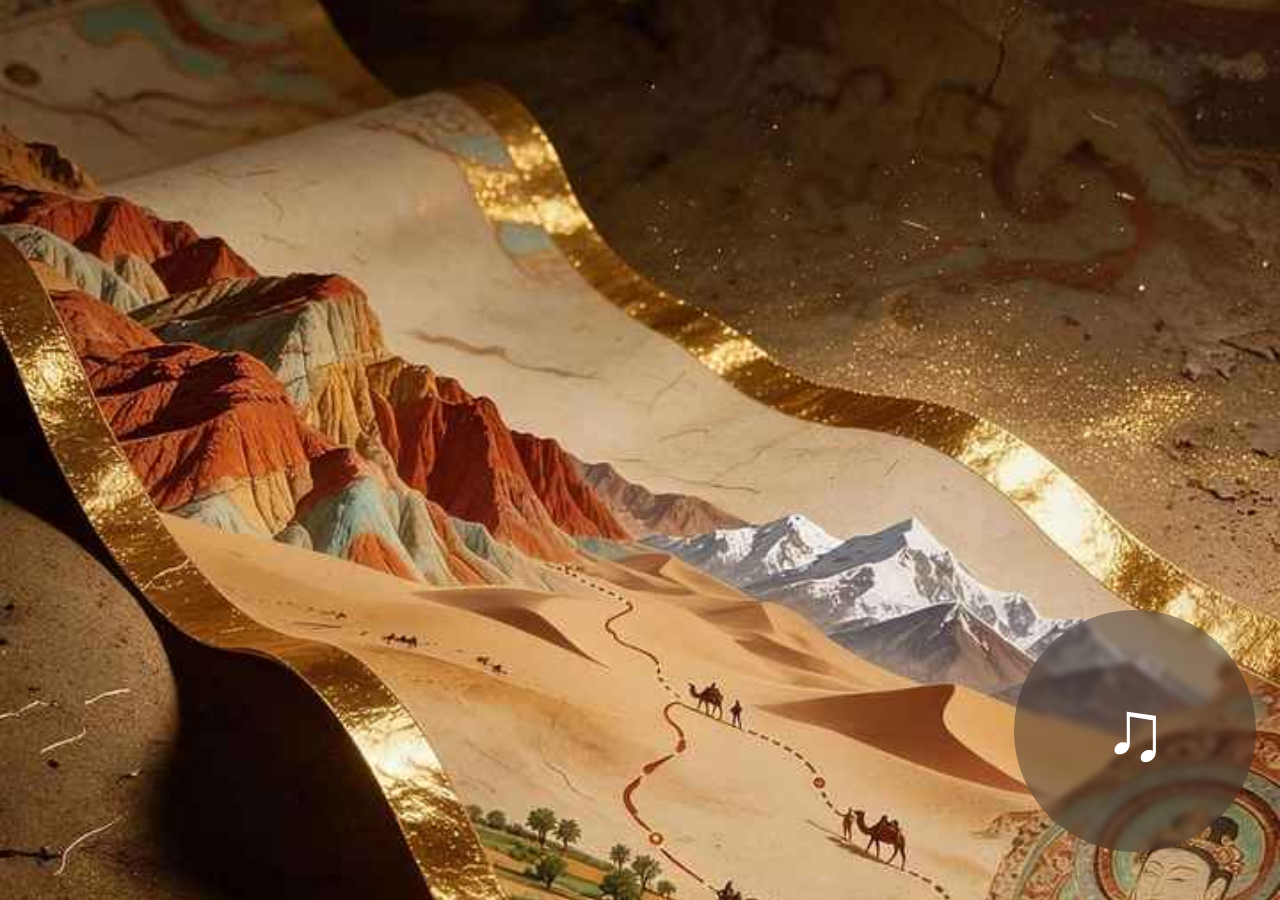
<file: index.html>
<!DOCTYPE html>
<html lang="zh-CN">
<head>
<meta charset="UTF-8">
<meta http-equiv="Cache-Control" content="no-cache, no-store, must-revalidate">
<meta http-equiv="Pragma" content="no-cache">
<meta name="viewport" content="width=device-width, initial-scale=1.0, maximum-scale=1.0, user-scalable=no, viewport-fit=cover">
<meta name="apple-mobile-web-app-capable" content="yes">
<meta http-equiv="Cache-Control" content="no-cache, no-store, must-revalidate">
<meta http-equiv="Pragma" content="no-cache">
<meta http-equiv="Expires" content="0">
<title>丝路拾遗·大美西北</title>
<link rel="preload" as="image" href="assets/cover.jpg?v=20261018m">
<link rel="preload" as="image" href="assets/bg-scene.jpg?v=20261018m">
<link rel="stylesheet" href="style.css?v=20261020">
</head>
<body>

<div id="stage">
  <div id="screens">

    <!-- ============ 章节1 封面：第二张图整图铺满，不加装饰 ============ -->
    <section class="screen cover" id="screen-cover">
      <img class="cover-full" src="assets/cover.jpg?v=20261018m" fetchpriority="high" alt="丝路拾遗·大美西北">
    </section>

    <!-- ============ 章节2 引言 ============ -->
    <section class="screen intro" id="screen-intro">
      <img class="intro-bg-img" src="assets/bg-scene.jpg?v=20261018m" data-src="assets/bg-scene.jpg?v=20261018m" alt="大美西北">
      <div class="intro-inner">
        <div class="tag-gold ani">西北 = 陕 · 甘 · 宁 · 新 · 青</div>
        <div class="big-number ani" data-delay="1"><span id="countNum">0</span><em>项</em></div>
        <div class="big-label ani" data-delay="2">西北五省国家级非遗代表性项目</div>
        <div class="src-note ani" data-delay="3">数据来源：文化和旅游部（2026）</div>
        <div class="province-chips ani" data-delay="4" id="provinceChips"></div>
        <p class="intro-text ani" data-delay="6">丝绸之路从这里穿过，花儿与木卡姆在这里唱响。<br>非遗，是西北最生动的旅行向导。</p>
        <div class="scroll-hint ani" data-delay="8">继续下滑 · 开启丝路之旅</div>
      </div>
    </section>

    <!-- ============ 章节3 地图总览 ============ -->
    <section class="screen map-screen" id="screen-map">
      <h2 class="map-title ani">跟着非遗，一起出发</h2>
      <div class="map-entries ani" data-delay="2" id="mapEntries"></div>
      <div class="map-hint ani" data-delay="5">点亮五道光，遇见西北非遗</div>
    </section>

    <!-- ============ 章节4-8 五省叙事长页（JS 渲染） ============ -->
    <section class="screen province" id="province-shannxi" data-province="shannxi"></section>
    <section class="screen province" id="province-gansu" data-province="gansu"></section>
    <section class="screen province" id="province-ningxia" data-province="ningxia"></section>
    <section class="screen province" id="province-xinjiang" data-province="xinjiang"></section>
    <section class="screen province" id="province-qinghai" data-province="qinghai"></section>

    <!-- ============ 章节9 非遗分类馆 ============ -->
    <section class="screen museum" id="screen-museum">
      <h2 class="museum-title ani">非遗分类馆</h2>
      <div class="cat-tabs ani" data-delay="1" id="catTabs"></div>
      <div class="cat-list ani" data-delay="3" id="catList"></div>
    </section>

    <!-- ============ 章节10 非遗文旅线路 ============ -->
    <section class="screen routes" id="screen-routes">
      <h2 class="routes-title ani">跟着非遗出发</h2>
      <div class="route-list ani" data-delay="2" id="routeList"></div>
    </section>

    <!-- ============ 章节11 传承与守护 ============ -->
    <section class="screen guard" id="screen-guard">
      <div class="guard-inner">
        <h2 class="guard-title ani">传承，是最好的旅行</h2>
        <p class="guard-quote ani" data-delay="3">非遗不是博物馆里的标本，<br>而是西北大地上仍然活着的生活。<br>保护非遗，就是保护我们出发的理由。</p>
        <p class="guard-call ani" data-delay="6">把这份西北记忆，分享给下一个同行者。</p>
        <div class="guard-line ani" data-delay="8"></div>
        <div class="guard-team ani" data-delay="9">团队名：汇思小组<br>成员：白惠茹（组长）、王嘉慧、马巧铃、石思瑀、解项瑜<br>指导教师：敖慧<br>日期：2026年10月</div>
        </section>

    <!-- ============ 章节12 分享 ============ -->
    <section class="screen share" id="screen-share">
      <h2 class="share-title ani">一起出发吧</h2>
      <div class="poster-wrap ani" data-delay="2">
        <div class="poster" id="poster">
          <canvas id="posterCanvas" width="600" height="1000"></canvas>
        </div>
      </div>
      <div class="share-btns ani" data-delay="4">
        <button class="btn-primary" id="savePosterBtn">保存海报</button>
        <button class="btn-secondary" id="shareBtn">转发好友</button>
      </div>
      <div class="share-thanks" id="shareThanks">谢谢你，让更多人看见西北。</div>
    </section>

  </div>
</div>

<!-- 首页按钮：滚过开头后常驻 -->
<div class="home-btn hidden" id="homeBtn">首页</div>
<!-- 返回地图目录：省份篇章可见时显示 -->
<div class="back-map hidden" id="backMap">目录</div>
<!-- 省份篇章进度指示 -->
<div class="progress-dots hidden" id="progressDots"></div>
<!-- 背景音乐开关：常驻右下角 -->
<button class="bgm-btn" id="bgmBtn" aria-label="背景音乐开关">♫</button>

<!-- 轻提示 -->
<div class="toast" id="toast"></div>

<script src="app.js?v=20261020"></script>
</body>
</html>
</file>
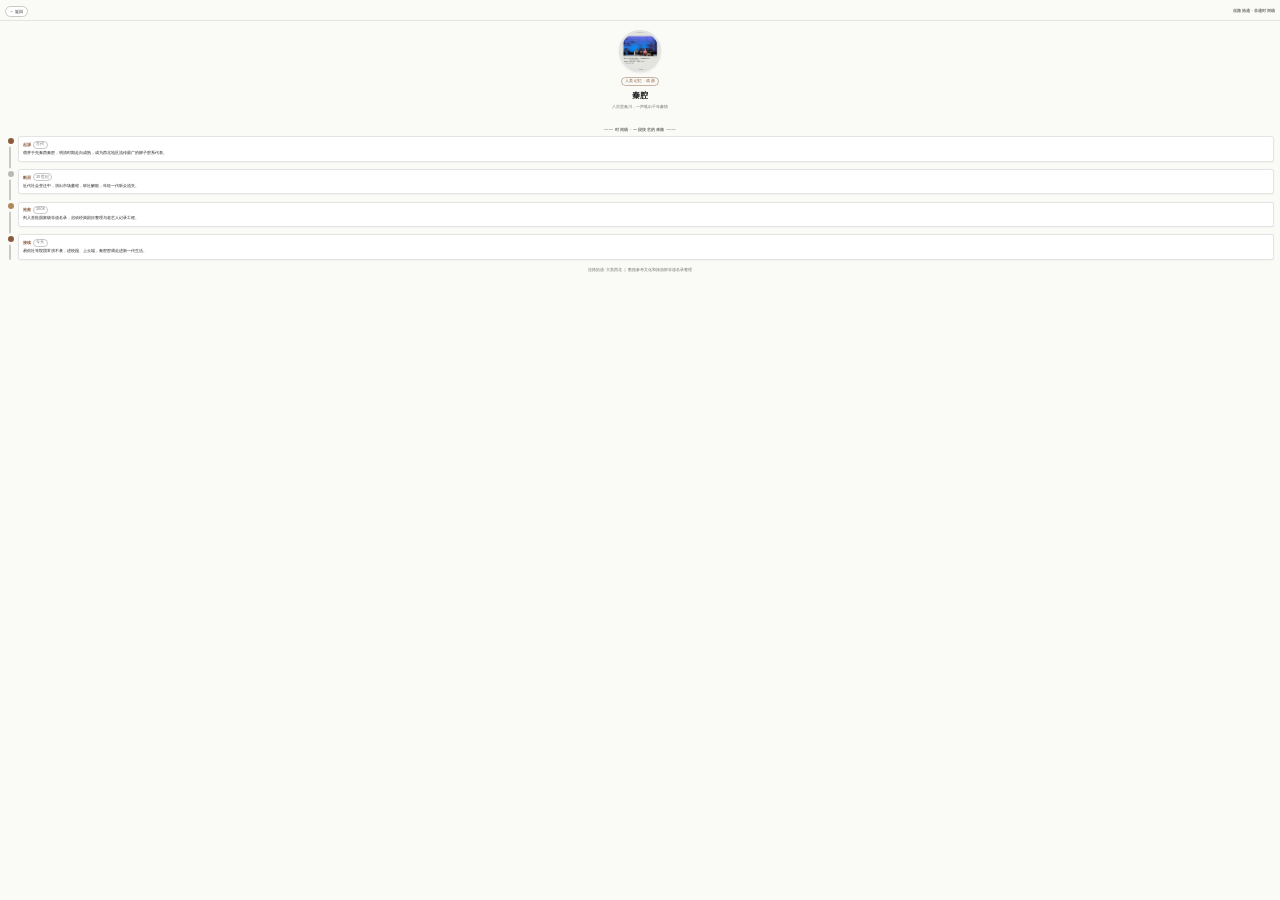
<file: detail.html>
<!DOCTYPE html>
<html lang="zh-CN">
<head>
<meta charset="UTF-8">
<meta name="viewport" content="width=device-width, initial-scale=1.0, maximum-scale=1.0, user-scalable=no, viewport-fit=cover">
<meta name="apple-mobile-web-app-capable" content="yes">
<title>非遗时间线 · 丝路拾遗</title>
<style>
:root{
  --ink:#1A1B1C;--sub:#6B6B6B;--line:#C9C9C9;--line-d:#E3E3E3;
  --bg:#FAFAF7;--card:#FFFFFF;--accent:#8A5A3B;--accent-2:#B0895A;
}
*{margin:0;padding:0;box-sizing:border-box;-webkit-tap-highlight-color:transparent;}
html,body{height:100%;}
body{
  background:var(--bg);color:var(--ink);
  font-family:"PingFang SC","Microsoft YaHei",sans-serif;
  font-size:.3rem;line-height:1.6;
}
/* —— 顶栏 —— */
.topbar{
  position:fixed;top:0;left:0;right:0;z-index:20;
  display:flex;align-items:center;justify-content:space-between;
  padding:calc(.4rem + env(safe-area-inset-top)) .3rem .22rem;
  background:rgba(250,250,247,.94);backdrop-filter:blur(6px);
  border-bottom:1px solid var(--line-d);
}
.back-btn{
  border:1px solid var(--line);background:#fff;color:var(--ink);
  font-size:.26rem;padding:.1rem .24rem;border-radius:999px;cursor:pointer;
}
.brand{font-size:.24rem;color:var(--sub);letter-spacing:.06em;font-weight:600;}
/* —— 头部 —— */
.detail-head{
  padding:calc(1.9rem + env(safe-area-inset-top)) .4rem .5rem;
  text-align:center;
}
.detail-img{
  width:2.6rem;height:2.6rem;margin:0 auto .3rem;border-radius:50%;
  background:#EFEFEA center/cover no-repeat;
  border:2px solid var(--line-d);box-shadow:0 .06rem .16rem rgba(0,0,0,.08);
}
.detail-tag{
  display:inline-block;font-size:.22rem;color:var(--accent);
  border:1px solid rgba(138,90,59,.45);border-radius:999px;
  padding:.03rem .18rem;margin-bottom:.18rem;letter-spacing:.1em;
}
.detail-title{font-size:.52rem;font-weight:700;letter-spacing:.04em;}
.detail-sub{font-size:.26rem;color:var(--sub);margin-top:.12rem;}
/* —— 时间线 —— */
.tl-wrap{padding:.2rem .4rem 1.2rem;}
.tl-stage-title{
  font-size:.26rem;color:var(--sub);text-align:center;margin:.3rem 0 .2rem;
  letter-spacing:.12em;font-weight:600;
}
.tl{
  position:relative;padding-left:.5rem;
}
.tl::before{
  content:"";position:absolute;left:.14rem;top:.1rem;bottom:.1rem;
  width:2px;background:var(--line);border-radius:2px;
}
.tl-item{position:relative;padding:0 0 .44rem .2rem;}
.tl-item:last-child{padding-bottom:.1rem;}
.tl-dot{
  position:absolute;left:-.42rem;top:.1rem;width:.3rem;height:.3rem;border-radius:50%;
  background:#fff;border:3px solid var(--accent-2);
  box-shadow:0 0 0 3px var(--bg);
}
.tl-item.past .tl-dot{border-color:var(--accent);}
.tl-item.gap .tl-dot{border-color:#B8B8B8;}
.tl-item.live .tl-dot{background:var(--accent);border-color:var(--accent);}
.tl-card{
  background:var(--card);border:1px solid var(--line-d);border-radius:.16rem;
  padding:.22rem .26rem .26rem;
  box-shadow:0 .03rem .1rem rgba(0,0,0,.05);
}
.tl-era{
  display:flex;align-items:center;gap:.14rem;margin-bottom:.08rem;
}
.tl-era b{
  font-size:.28rem;color:var(--accent);font-weight:700;white-space:nowrap;
}
.tl-era span{
  font-size:.22rem;color:var(--sub);letter-spacing:.06em;
  border:1px solid var(--line);border-radius:999px;padding:.01rem .14rem;
}
.tl-card p{font-size:.26rem;color:var(--ink);}
.tl-foot{
  text-align:center;color:var(--sub);font-size:.22rem;
  padding:.4rem .4rem calc(.9rem + env(safe-area-inset-bottom));
}
</style>
</head>
<body>

<div class="topbar">
  <button class="back-btn" id="backBtn">← 返回</button>
  <span class="brand">丝路拾遗 · 非遗时间线</span>
</div>

<div id="detailRoot"></div>

<script>
/* —— 非遗时间线数据（阶段：过去/断层/抢救/接续/未来） —— */
var TIMELINES = [
{
  key:'秦腔', img:'assets/item-qinqiang.jpg', tag:'人类记忆 · 戏曲',
  title:'秦腔', sub:'八百里秦川，一声吼出千年豪情',
  stages:[
    {cls:'past', era:'起源', badge:'古代', text:'萌芽于先秦西秦腔，明清时期走向成熟，成为西北地区流传最广的梆子腔系代表。'},
    {cls:'gap', era:'断层', badge:'20世纪', text:'近代社会变迁中，演出市场萎缩，班社解散，年轻一代听众流失。'},
    {cls:'save', era:'抢救', badge:'2006', text:'列入首批国家级非遗名录，启动经典剧目整理与老艺人记录工程。'},
    {cls:'live', era:'接续', badge:'今天', text:'易俗社等院团常演不衰，进校园、上云端，秦腔腔调走进新一代生活。'}
  ]
},
{
  key:'华阴老腔', img:'assets/item-huayin.jpg', tag:'国家级非遗 · 戏曲',
  title:'华阴老腔', sub:'黄土地上的摇滚，一人唱满台吼',
  stages:[
    {cls:'past', era:'起源', badge:'明代', text:'源自陕西华阴船工号子与皮影说唱，以惊木击凳、粗犷嘶吼著称。'},
    {cls:'gap', era:'断层', badge:'20世纪', text:'皮影戏衰落，老腔艺人年迈，班社锐减，一度濒临失传。'},
    {cls:'save', era:'抢救', badge:'2006', text:'列入首批国家级非遗名录，老腔艺人进京展演，被媒体誉为"华阴老腔一声喊"。'},
    {cls:'live', era:'接续', badge:'今天', text:'与流行音乐跨界合作登上春晚，老腔成为陕西文旅的招牌声音。'}
  ]
},
{
  key:'安塞腰鼓', img:'assets/item-ansai.jpg', tag:'国家级非遗 · 传统舞蹈',
  title:'安塞腰鼓', sub:'黄土高原上的生命律动',
  stages:[
    {cls:'past', era:'起源', badge:'古代', text:'源于古代战鼓与祭祀鼓乐，延安安塞一带世代相传，逢节庆千人齐擂。'},
    {cls:'gap', era:'断层', badge:'20世纪', text:'农村人口外流，年轻鼓手减少，民俗场合萎缩。'},
    {cls:'save', era:'抢救', badge:'2006', text:'列入首批国家级非遗名录，安塞建立腰鼓传承基地与校园教学体系。'},
    {cls:'live', era:'接续', badge:'今天', text:'安塞腰鼓登上大型演出与影视舞台，成为陕北精神的文化名片。'}
  ]
},
{
  key:'花儿', img:'assets/item-huaer.jpg', tag:'人类非遗 · 传统音乐',
  title:'花儿', sub:'高腔亮嗓，唱的是爱情与山河',
  stages:[
    {cls:'past', era:'起源', badge:'明清', text:'流传于甘青宁新等地的山歌，多在田间庙会即兴对唱，词句即景生情。'},
    {cls:'gap', era:'断层', badge:'20世纪', text:'民俗歌会一度式微，年轻歌手中断传唱，传统曲令面临失传。'},
    {cls:'save', era:'抢救', badge:'2009', text:'甘肃花儿等列入人类非遗名录，各地恢复六月六等大型花儿会。'},
    {cls:'live', era:'接续', badge:'今天', text:'花儿会年年唱响，歌手与学者合力记录曲令，山歌重新走进日常。'}
  ]
},
{
  key:'兰州太平鼓', img:'assets/item-taipinggu.jpg', tag:'国家级非遗 · 传统舞蹈',
  title:'兰州太平鼓', sub:'鼓声如雷，祈求天下太平',
  stages:[
    {cls:'past', era:'起源', badge:'明代', text:'源自古代军中鼓乐与民间社火，兰州人春节擂鼓祈福，鼓阵多达百面。'},
    {cls:'gap', era:'断层', badge:'20世纪', text:'城市变迁中社火活动减少，鼓手队伍老龄化。'},
    {cls:'save', era:'抢救', badge:'2006', text:'列入首批国家级非遗名录，兰州成立太平鼓表演团与传习所。'},
    {cls:'live', era:'接续', badge:'今天', text:'太平鼓在节庆、运动会与文旅演出中常演，鼓点响彻黄河两岸。'}
  ]
},
{
  key:'环县道情皮影戏', img:'assets/item-piying.jpg', tag:'人类非遗 · 传统戏剧',
  title:'环县道情皮影戏', sub:'牛皮刻影，灯下说戏',
  stages:[
    {cls:'past', era:'起源', badge:'清代', text:'道情说唱与皮影结合，形成于陇东环县，影人雕刻精细，唱腔苍凉悠远。'},
    {cls:'gap', era:'断层', badge:'20世纪', text:'电视普及冲击，戏班解散，皮影老艺人相继离世。'},
    {cls:'save', era:'抢救', badge:'2011', text:'作为中国皮影戏组成部分列入人类非遗名录，抢救性记录传统剧本与唱腔。'},
    {cls:'live', era:'接续', badge:'今天', text:'环县皮影进校园进景区，年轻艺人重刻影人，老腔调有了新听众。'}
  ]
},
{
  key:'回族民间器乐·口弦', img:'assets/item-kouxian.jpg', tag:'国家级非遗 · 传统音乐',
  title:'回族民间器乐 · 口弦', sub:'会说话的小乐器，弹在唇齿间',
  stages:[
    {cls:'past', era:'起源', badge:'古代', text:'竹、铁口弦是回族传统"嘴上乐器"，姑娘们含弦弹拨，以声传情，婚俗中尤盛。'},
    {cls:'gap', era:'断层', badge:'20世纪', text:'生活方式改变，口弦制作与弹奏技艺在年轻一代中渐趋失传。'},
    {cls:'save', era:'抢救', badge:'2008', text:'回族民间器乐列入国家级非遗名录，宁夏建立口弦传习所与校园课程。'},
    {cls:'live', era:'接续', badge:'今天', text:'口弦登上舞台、走进课堂，新一代传承人让弦声重新响在塞上江南。'}
  ]
},
{
  key:'贺兰砚制作技艺', img:'assets/item-heilanyan.jpg', tag:'国家级非遗 · 传统技艺',
  title:'贺兰砚制作技艺', sub:'色如端石微深紫，纹似金星细入肌',
  stages:[
    {cls:'past', era:'起源', badge:'清代', text:'贺兰山石温润易雕，清代起开采制砚，成为西北文房珍品。'},
    {cls:'gap', era:'断层', badge:'20世纪', text:'砚台需求式微，老砚工转行，制作技艺后继乏人。'},
    {cls:'save', era:'抢救', badge:'2011', text:'贺兰砚制作技艺列入国家级非遗名录，建工作室培养年轻砚工。'},
    {cls:'live', era:'接续', badge:'今天', text:'贺兰砚走向文博会与文创市场，传统雕刻与当代审美结合。'}
  ]
},
{
  key:'热贡艺术·唐卡', img:'assets/item-tangka.jpg', tag:'人类非遗 · 传统美术',
  title:'热贡艺术 · 唐卡', sub:'一笔一画皆是信仰',
  stages:[
    {cls:'past', era:'起源', badge:'元明', text:'热贡地区藏传佛教艺术兴盛，唐卡绘制以矿物颜料、金线勾勒闻名。'},
    {cls:'gap', era:'断层', badge:'20世纪', text:'动荡年代寺院绘制中断，画师流散，技艺传承出现空档。'},
    {cls:'save', era:'抢救', badge:'2009', text:'热贡艺术列入人类非遗名录，恢复画院与师徒传承体系。'},
    {cls:'live', era:'接续', badge:'今天', text:'热贡唐卡走向世界展览，年轻画师在传承中创新题材。'}
  ]
},
{
  key:'格萨（斯）尔史诗', img:'assets/item-gesar.jpg', tag:'人类非遗 · 民间文学',
  title:'格萨（斯）尔史诗', sub:'世界上最长的英雄史诗',
  stages:[
    {cls:'past', era:'起源', badge:'千年', text:'藏族、蒙古族等民族口头传唱的英雄史诗，说唱艺人代代相传。'},
    {cls:'gap', era:'断层', badge:'20世纪', text:'老艺人相继离世，说唱传统面临失传，史诗记录零散。'},
    {cls:'save', era:'抢救', badge:'2009', text:'格萨（斯）尔列入人类非遗名录，启动大规模采录与数字化整理。'},
    {cls:'live', era:'接续', badge:'今天', text:'说唱艺人进入高校与舞台，史诗以书籍、音频、动画多形态延续。'}
  ]
},
{
  key:'湟源排灯', img:'assets/item-paindeng.jpg', tag:'国家级非遗 · 传统美术',
  title:'湟源排灯', sub:'年年元宵，排灯点亮老街',
  stages:[
    {cls:'past', era:'起源', badge:'清代', text:'青海湟源丹噶尔古城的商号灯会，一排排木框彩灯绘故事、题诗词。'},
    {cls:'gap', era:'断层', badge:'20世纪', text:'灯会停办多年，排灯制作艺人流失，老灯箱散落民间。'},
    {cls:'save', era:'抢救', badge:'2008', text:'湟源排灯列入国家级非遗名录，老街恢复元宵排灯展演。'},
    {cls:'live', era:'接续', badge:'今天', text:'排灯与旅游节结合，匠人新制灯箱，古城夜游重新点亮。'}
  ]
},
{
  key:'维吾尔木卡姆艺术', img:'assets/item-mukamu.jpg', tag:'人类非遗 · 传统音乐',
  title:'维吾尔木卡姆艺术', sub:'集歌、舞、乐于一体的丝路瑰宝',
  stages:[
    {cls:'past', era:'起源', badge:'千年', text:'源自西域乐舞传统，历经丝路交融，形成十二木卡姆等宏大套曲。'},
    {cls:'gap', era:'断层', badge:'20世纪', text:'艺人年迈、宫廷乐队散落，完整传唱木卡姆的民间乐手所剩无几。'},
    {cls:'save', era:'抢救', badge:'2005', text:'列入人类非遗名录，成立木卡姆传承中心，抢救录音与乐谱。'},
    {cls:'live', era:'接续', badge:'今天', text:'木卡姆进入学校与艺术节，都塔尔、手鼓与歌喉重新在庭院响起。'}
  ]
},
{
  key:'艾德莱斯绸织染技艺', img:'assets/item-adelis.jpg', tag:'国家级非遗 · 传统技艺',
  title:'艾德莱斯绸织染技艺', sub:'布谷鸟的翅膀花，扎经染出沙漠彩虹',
  stages:[
    {cls:'past', era:'起源', badge:'古代', text:'和田地区扎经染色织造，图案如云似水，是维吾尔妇女的节日盛装。'},
    {cls:'gap', era:'断层', badge:'20世纪', text:'机制布冲击手工织染，老织户减少，传统图案流失。'},
    {cls:'save', era:'抢救', badge:'2008', text:'艾德莱斯绸织染技艺列入国家级非遗名录，恢复传统扎染工艺。'},
    {cls:'live', era:'接续', badge:'今天', text:'艾德莱斯走向时装周与文创设计，老织机织出新潮流。'}
  ]
},
{
  key:'麦西热甫', img:'assets/item-maxirefu.jpg', tag:'人类非遗 · 民俗',
  title:'麦西热甫', sub:'歌舞、游戏与美食的狂欢',
  stages:[
    {cls:'past', era:'起源', badge:'古代', text:'维吾尔族传统的民间聚会，歌舞、对诗、游戏、美食一体，婚庆节日常办。'},
    {cls:'gap', era:'断层', badge:'20世纪', text:'现代娱乐兴起，乡村麦西热甫次数减少，传统程式逐渐简化。'},
    {cls:'save', era:'抢救', badge:'2010', text:'新疆维吾尔族麦西热甫列入人类非遗名录，各地恢复节庆聚会。'},
    {cls:'live', era:'接续', badge:'今天', text:'麦西热甫活跃于庭院与景区，成为新疆最生动的待客方式。'}
  ]
}
];

/* —— 渲染 —— */
function init() {
  var key = decodeURIComponent((location.search.match(/[?&]key=([^&]+)/) || [])[1] || '秦腔');
  var d = null;
  for (var i = 0; i < TIMELINES.length; i++) if (TIMELINES[i].key === key) { d = TIMELINES[i]; break; }
  if (!d) d = TIMELINES[0];
  document.title = d.title + ' · 非遗时间线 · 丝路拾遗';
  var html =
    '<div class="detail-head">' +
      '<div class="detail-img" style="background-image:url(' + d.img + ')"></div>' +
      '<div class="detail-tag">' + d.tag + '</div>' +
      '<div class="detail-title">' + d.title + '</div>' +
      '<div class="detail-sub">' + d.sub + '</div>' +
    '</div>' +
    '<div class="tl-wrap">' +
      '<div class="tl-stage-title">—— 时间线 · 一段技艺的来路 ——</div>' +
      '<div class="tl">' +
        d.stages.map(function (s) {
          return '<div class="tl-item ' + s.cls + '">' +
            '<span class="tl-dot"></span>' +
            '<div class="tl-card">' +
              '<div class="tl-era"><b>' + s.era + '</b><span>' + s.badge + '</span></div>' +
              '<p>' + s.text + '</p>' +
            '</div></div>';
        }).join('') +
      '</div>' +
      '<div class="tl-foot">丝路拾遗 · 大美西北 ｜ 数据参考文化和旅游部非遗名录整理</div>' +
    '</div>';
  document.getElementById('detailRoot').innerHTML = html;
}
document.getElementById('backBtn').addEventListener('click', function () {
  if (history.length > 1) history.back(); else location.href = 'index.html';
});
init();
</script>
</body>
</html>
</file>
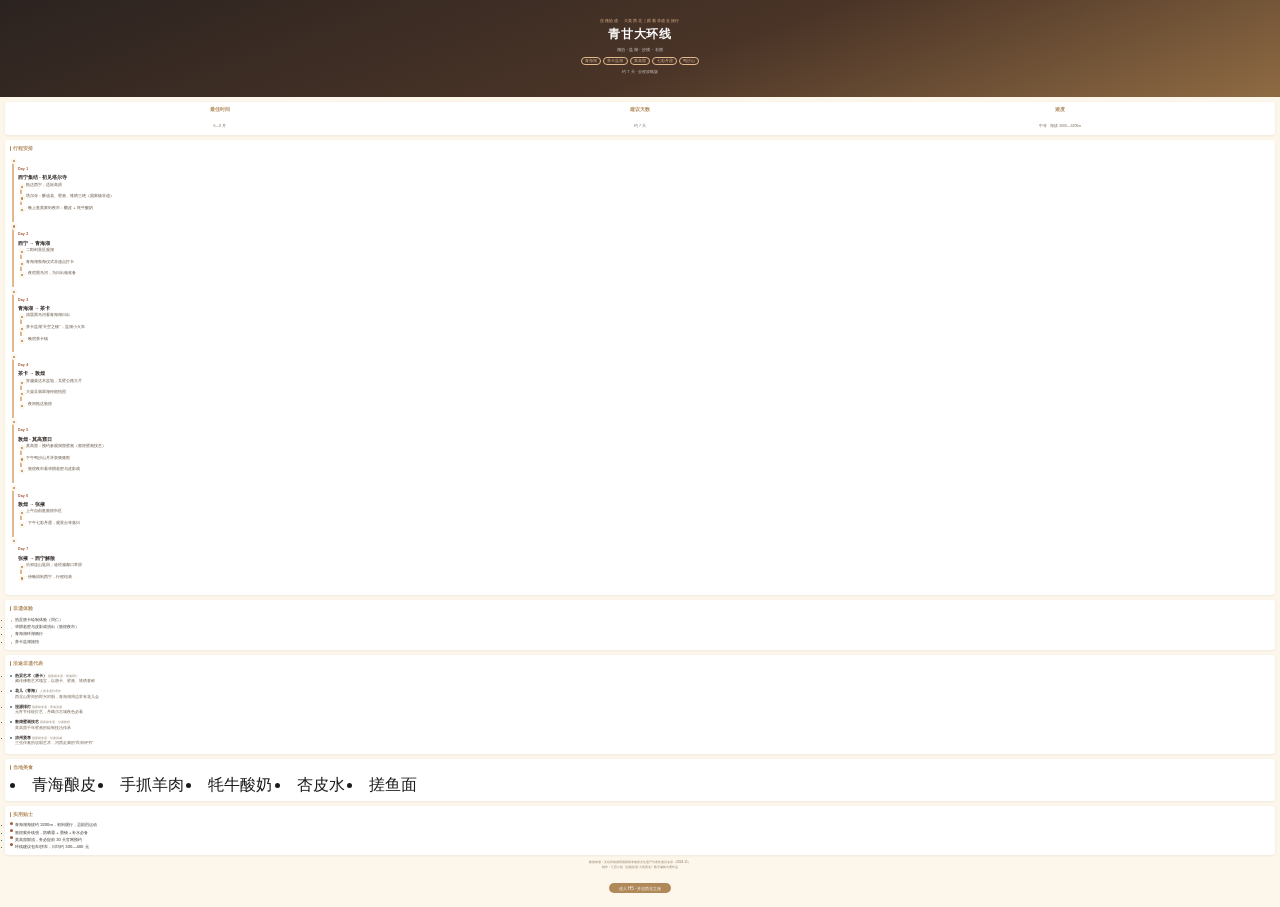
<file: route0.html>
<!DOCTYPE html>
<html lang="zh-CN">
<head>
<meta charset="UTF-8">
<meta name="viewport" content="width=device-width, initial-scale=1.0, maximum-scale=1.0, user-scalable=no">
<title>青甘大环线 · 旅游攻略 · 丝路拾遗</title>
<style>
*{margin:0;padding:0;box-sizing:border-box;}
body{background:#FDF6EA;font-family:"PingFang SC","Microsoft YaHei",sans-serif;color:#1A1B1C;padding-bottom:.8rem;}
.hero{background:linear-gradient(160deg,#2B2320 0%,#4A3427 55%,#8F6B43 100%);color:#fff;padding:1.2rem .5rem 1.4rem;text-align:center;position:relative;}
.hero .tag{font-size:.22rem;letter-spacing:.2em;color:#E1B98F;margin-bottom:.24rem;}
.hero h1{font-family:"STKaiti","KaiTi",serif;font-size:.74rem;letter-spacing:.08em;}
.hero .slogan{margin-top:.24rem;font-size:.28rem;color:rgba(255,255,255,.85);letter-spacing:.04em;}
.hero .badges{margin-top:.32rem;display:flex;justify-content:center;gap:.14rem;flex-wrap:wrap;}
.hero .badge{font-size:.22rem;color:#E1B98F;border:1px solid #E1B98F;border-radius:999px;padding:.05rem .2rem;}
.hero .meta{margin-top:.3rem;font-size:.24rem;color:rgba(255,255,255,.7);}
.info{background:#fff;margin:.3rem .3rem 0;border-radius:.2rem;padding:.28rem .3rem;box-shadow:0 .04rem .16rem rgba(43,35,32,.08);display:flex;justify-content:space-between;}
.info .cell{text-align:center;flex:1;}
.info .cell b{display:block;font-size:.3rem;color:#B0895A;margin-bottom:.06rem;}
.info .cell span{font-size:.22rem;color:#7A6A58;}
.card{background:#fff;margin:.3rem .3rem 0;border-radius:.2rem;padding:.32rem;box-shadow:0 .04rem .16rem rgba(43,35,32,.08);}
.card h2{font-size:.32rem;color:#B0895A;font-weight:700;margin-bottom:.24rem;display:flex;align-items:center;gap:.12rem;}
.card h2::before{content:"";width:.07rem;height:.32rem;background:#B0895A;border-radius:2px;}
.itinerary{list-style:none;}
.itinerary li{position:relative;padding-left:.5rem;padding-bottom:.3rem;}
.itinerary li:not(:last-child)::before{content:"";position:absolute;left:.11rem;top:.44rem;bottom:-.02rem;width:2px;background:#E1B98F;}
.itinerary li::after{content:"";position:absolute;left:.06rem;top:.12rem;width:.14rem;height:.14rem;background:#B0895A;border:2px solid #FDF6EA;border-radius:50%;}
.itinerary .d{font-size:.22rem;color:#A0522D;font-weight:700;letter-spacing:.06em;}
.itinerary .t{font-size:.3rem;color:#2B2320;font-weight:700;margin:.02rem 0 .08rem;}
.itinerary .p{font-size:.26rem;color:#5C4A3A;line-height:1.65;list-style:none;}
.itinerary .p li::before{content:"· ";color:#B0895A;}
.exp li{font-size:.27rem;line-height:1.7;color:#3A342F;padding-left:.32rem;position:relative;}
.exp li::before{content:"";position:absolute;left:.04rem;top:.28rem;width:.1rem;height:.1rem;background:#E1B98F;border-radius:50%;}
.heritage li{font-size:.26rem;line-height:1.55;color:#3A342F;padding:.1rem 0 .1rem .3rem;position:relative;}
.heritage li::before{content:"";position:absolute;left:.02rem;top:.24rem;width:.12rem;height:.12rem;background:#4A7C73;border-radius:50%;}
.heritage li b{color:#2B2320;font-size:.27rem;}
.heritage li small{color:#8A7A66;font-size:.2rem;margin-left:.08rem;}
.heritage li span{display:block;font-size:.23rem;color:#6E5C4A;}
.food{display:flex;flex-wrap:wrap;gap:.14rem;}
.food span{font-size:.26rem;background:#FDF6EA;border:1px solid #E1B98F;color:#5C4632;border-radius:999px;padding:.08rem .24rem;}
.tips li{font-size:.26rem;line-height:1.7;color:#3A342F;padding-left:.32rem;position:relative;}
.tips li::before{content:"!";position:absolute;left:0;top:.02rem;width:.22rem;height:.22rem;background:#A0522D;color:#fff;font-size:.18rem;border-radius:50%;text-align:center;line-height:.22rem;}
.note{font-size:.2rem;color:#8A7A66;text-align:center;margin:.34rem .3rem 0;line-height:1.6;}
.foot{text-align:center;margin-top:.34rem;}
.foot a{display:inline-block;background:#B0895A;color:#fff;text-decoration:none;font-size:.28rem;border-radius:999px;padding:.16rem .6rem;}
</style>
</head>
<body>
<div class="hero">
  <div class="tag">丝路拾遗 · 大美西北｜跟着非遗去旅行</div>
  <h1>青甘大环线</h1>
  <div class="slogan">湖泊 · 盐湖 · 沙漠 · 石窟</div>
  <div class="badges"><span class="badge">青海湖</span><span class="badge">茶卡盐湖</span><span class="badge">莫高窟</span><span class="badge">七彩丹霞</span><span class="badge">鸣沙山</span></div>
  <div class="meta">约 7 天 · 全程攻略版</div>
</div>

<div class="info">
  <div class="cell"><b>最佳时间</b><span>6—9 月</span></div>
  <div class="cell"><b>建议天数</b><span>约 7 天</span></div>
  <div class="cell"><b>难度</b><span>中等 · 海拔 2000—3200m</span></div>
</div>

<div class="card">
  <h2>行程安排</h2>
  <ul class="itinerary"><li><span class="d">Day 1</span><div class="t">西宁集结 · 初见塔尔寺</div><ul class="p"><li>抵达西宁，适应高原</li><li>塔尔寺：酥油花、壁画、堆绣三绝（国家级非遗）</li><li>晚上逛莫家街夜市：酿皮 + 牦牛酸奶</li></ul></li><li><span class="d">Day 2</span><div class="t">西宁 → 青海湖</div><ul class="p"><li>二郎剑景区观湖</li><li>青海湖祭海仪式非遗点打卡</li><li>夜宿黑马河，为日出做准备</li></ul></li><li><span class="d">Day 3</span><div class="t">青海湖 → 茶卡</div><ul class="p"><li>清晨黑马河看青海湖日出</li><li>茶卡盐湖“天空之镜”，盐湖小火车</li><li>晚宿茶卡镇</li></ul></li><li><span class="d">Day 4</span><div class="t">茶卡 → 敦煌</div><ul class="p"><li>穿越柴达木盆地，戈壁公路大片</li><li>大柴旦翡翠湖停留拍照</li><li>夜间抵达敦煌</li></ul></li><li><span class="d">Day 5</span><div class="t">敦煌 · 莫高窟日</div><ul class="p"><li>莫高窟：预约参观洞窟壁画（敦煌壁画技艺）</li><li>下午鸣沙山月牙泉骑骆驼</li><li>敦煌夜市看华阴老腔与皮影戏</li></ul></li><li><span class="d">Day 6</span><div class="t">敦煌 → 张掖</div><ul class="p"><li>上午自由逛敦煌市区</li><li>下午七彩丹霞，观景台等落日</li></ul></li><li><span class="d">Day 7</span><div class="t">张掖 → 西宁解散</div><ul class="p"><li>沿祁连山返回，途经扁都口草原</li><li>傍晚回到西宁，行程结束</li></ul></li></ul>
</div>

<div class="card">
  <h2>非遗体验</h2>
  <ul class="exp"><li>热贡唐卡绘制体验（同仁）</li><li>华阴老腔与皮影戏演出（敦煌夜市）</li><li>青海湖环湖骑行</li><li>茶卡盐湖旅拍</li></ul>
</div>

<div class="card">
  <h2>沿途非遗代表</h2>
  <ul class="heritage"><li><b>热贡艺术（唐卡）</b><small>国家级非遗 · 青海同仁</small><span>藏传佛教艺术瑰宝，以唐卡、壁画、堆绣著称</span></li><li><b>花儿（青海）</b><small>人类非遗代表作</small><span>西北山野间的即兴对唱，青海湖周边常有花儿会</span></li><li><b>湟源排灯</b><small>国家级非遗 · 青海湟源</small><span>元宵节传统灯艺，丹噶尔古城夜色必看</span></li><li><b>敦煌壁画技艺</b><small>国家级非遗 · 甘肃敦煌</small><span>莫高窟千年壁画的绘制技法传承</span></li><li><b>凉州贤孝</b><small>国家级非遗 · 甘肃武威</small><span>三弦伴奏的说唱艺术，河西走廊的“民间评书”</span></li></ul>
</div>

<div class="card">
  <h2>当地美食</h2>
  <div class="food"><li>青海酿皮</li><li>手抓羊肉</li><li>牦牛酸奶</li><li>杏皮水</li><li>搓鱼面</li></div>
</div>

<div class="card">
  <h2>实用贴士</h2>
  <ul class="tips"><li>青海湖海拔约 3200m，初到缓行，忌剧烈运动</li><li>敦煌紫外线强，防晒霜 + 墨镜 + 补水必备</li><li>莫高窟限流，务必提前 30 天官网预约</li><li>环线建议包车/拼车，日均约 300—400 元</li></ul>
</div>

<div class="note">数据来源：文化和旅游部国家级非物质文化遗产代表性项目名录（2024.11）<br>制作：汇思小组《丝路拾遗·大美西北》数字编辑大赛作品</div>

<div class="foot"><a href="https://silksilk-bhr.surge.sh">进入 H5 · 开启西北之旅</a></div>
</body>
</html>
</file>
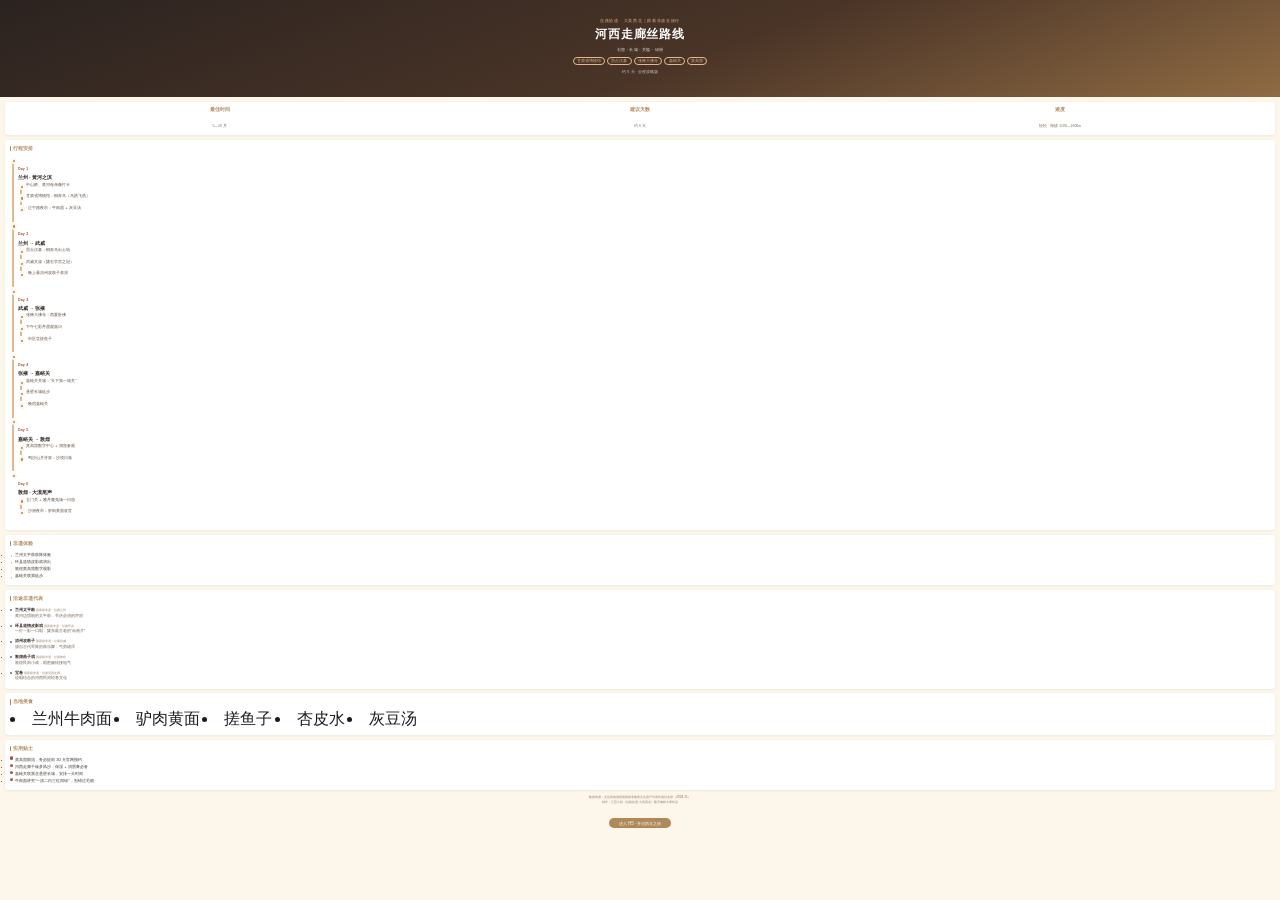
<file: route1.html>
<!DOCTYPE html>
<html lang="zh-CN">
<head>
<meta charset="UTF-8">
<meta name="viewport" content="width=device-width, initial-scale=1.0, maximum-scale=1.0, user-scalable=no">
<title>河西走廊丝路线 · 旅游攻略 · 丝路拾遗</title>
<style>
*{margin:0;padding:0;box-sizing:border-box;}
body{background:#FDF6EA;font-family:"PingFang SC","Microsoft YaHei",sans-serif;color:#1A1B1C;padding-bottom:.8rem;}
.hero{background:linear-gradient(160deg,#2B2320 0%,#4A3427 55%,#8F6B43 100%);color:#fff;padding:1.2rem .5rem 1.4rem;text-align:center;position:relative;}
.hero .tag{font-size:.22rem;letter-spacing:.2em;color:#E1B98F;margin-bottom:.24rem;}
.hero h1{font-family:"STKaiti","KaiTi",serif;font-size:.74rem;letter-spacing:.08em;}
.hero .slogan{margin-top:.24rem;font-size:.28rem;color:rgba(255,255,255,.85);letter-spacing:.04em;}
.hero .badges{margin-top:.32rem;display:flex;justify-content:center;gap:.14rem;flex-wrap:wrap;}
.hero .badge{font-size:.22rem;color:#E1B98F;border:1px solid #E1B98F;border-radius:999px;padding:.05rem .2rem;}
.hero .meta{margin-top:.3rem;font-size:.24rem;color:rgba(255,255,255,.7);}
.info{background:#fff;margin:.3rem .3rem 0;border-radius:.2rem;padding:.28rem .3rem;box-shadow:0 .04rem .16rem rgba(43,35,32,.08);display:flex;justify-content:space-between;}
.info .cell{text-align:center;flex:1;}
.info .cell b{display:block;font-size:.3rem;color:#B0895A;margin-bottom:.06rem;}
.info .cell span{font-size:.22rem;color:#7A6A58;}
.card{background:#fff;margin:.3rem .3rem 0;border-radius:.2rem;padding:.32rem;box-shadow:0 .04rem .16rem rgba(43,35,32,.08);}
.card h2{font-size:.32rem;color:#B0895A;font-weight:700;margin-bottom:.24rem;display:flex;align-items:center;gap:.12rem;}
.card h2::before{content:"";width:.07rem;height:.32rem;background:#B0895A;border-radius:2px;}
.itinerary{list-style:none;}
.itinerary li{position:relative;padding-left:.5rem;padding-bottom:.3rem;}
.itinerary li:not(:last-child)::before{content:"";position:absolute;left:.11rem;top:.44rem;bottom:-.02rem;width:2px;background:#E1B98F;}
.itinerary li::after{content:"";position:absolute;left:.06rem;top:.12rem;width:.14rem;height:.14rem;background:#B0895A;border:2px solid #FDF6EA;border-radius:50%;}
.itinerary .d{font-size:.22rem;color:#A0522D;font-weight:700;letter-spacing:.06em;}
.itinerary .t{font-size:.3rem;color:#2B2320;font-weight:700;margin:.02rem 0 .08rem;}
.itinerary .p{font-size:.26rem;color:#5C4A3A;line-height:1.65;list-style:none;}
.itinerary .p li::before{content:"· ";color:#B0895A;}
.exp li{font-size:.27rem;line-height:1.7;color:#3A342F;padding-left:.32rem;position:relative;}
.exp li::before{content:"";position:absolute;left:.04rem;top:.28rem;width:.1rem;height:.1rem;background:#E1B98F;border-radius:50%;}
.heritage li{font-size:.26rem;line-height:1.55;color:#3A342F;padding:.1rem 0 .1rem .3rem;position:relative;}
.heritage li::before{content:"";position:absolute;left:.02rem;top:.24rem;width:.12rem;height:.12rem;background:#4A7C73;border-radius:50%;}
.heritage li b{color:#2B2320;font-size:.27rem;}
.heritage li small{color:#8A7A66;font-size:.2rem;margin-left:.08rem;}
.heritage li span{display:block;font-size:.23rem;color:#6E5C4A;}
.food{display:flex;flex-wrap:wrap;gap:.14rem;}
.food span{font-size:.26rem;background:#FDF6EA;border:1px solid #E1B98F;color:#5C4632;border-radius:999px;padding:.08rem .24rem;}
.tips li{font-size:.26rem;line-height:1.7;color:#3A342F;padding-left:.32rem;position:relative;}
.tips li::before{content:"!";position:absolute;left:0;top:.02rem;width:.22rem;height:.22rem;background:#A0522D;color:#fff;font-size:.18rem;border-radius:50%;text-align:center;line-height:.22rem;}
.note{font-size:.2rem;color:#8A7A66;text-align:center;margin:.34rem .3rem 0;line-height:1.6;}
.foot{text-align:center;margin-top:.34rem;}
.foot a{display:inline-block;background:#B0895A;color:#fff;text-decoration:none;font-size:.28rem;border-radius:999px;padding:.16rem .6rem;}
</style>
</head>
<body>
<div class="hero">
  <div class="tag">丝路拾遗 · 大美西北｜跟着非遗去旅行</div>
  <h1>河西走廊丝路线</h1>
  <div class="slogan">石窟 · 长城 · 关隘 · 绿洲</div>
  <div class="badges"><span class="badge">甘肃省博物馆</span><span class="badge">雷台汉墓</span><span class="badge">张掖大佛寺</span><span class="badge">嘉峪关</span><span class="badge">莫高窟</span></div>
  <div class="meta">约 6 天 · 全程攻略版</div>
</div>

<div class="info">
  <div class="cell"><b>最佳时间</b><span>5—10 月</span></div>
  <div class="cell"><b>建议天数</b><span>约 6 天</span></div>
  <div class="cell"><b>难度</b><span>轻松 · 海拔 1100—1600m</span></div>
</div>

<div class="card">
  <h2>行程安排</h2>
  <ul class="itinerary"><li><span class="d">Day 1</span><div class="t">兰州 · 黄河之滨</div><ul class="p"><li>中山桥、黄河母亲像打卡</li><li>甘肃省博物馆：铜奔马（马踏飞燕）</li><li>正宁路夜市：牛肉面 + 灰豆汤</li></ul></li><li><span class="d">Day 2</span><div class="t">兰州 → 武威</div><ul class="p"><li>雷台汉墓：铜奔马出土地</li><li>武威文庙（陇右学宫之冠）</li><li>晚上看凉州攻鼓子表演</li></ul></li><li><span class="d">Day 3</span><div class="t">武威 → 张掖</div><ul class="p"><li>张掖大佛寺：西夏卧佛</li><li>下午七彩丹霞观落日</li><li>市区尝搓鱼子</li></ul></li><li><span class="d">Day 4</span><div class="t">张掖 → 嘉峪关</div><ul class="p"><li>嘉峪关关城：“天下第一雄关”</li><li>悬壁长城徒步</li><li>晚宿嘉峪关</li></ul></li><li><span class="d">Day 5</span><div class="t">嘉峪关 → 敦煌</div><ul class="p"><li>莫高窟数字中心 + 洞窟参观</li><li>鸣沙山月牙泉：沙漠日落</li></ul></li><li><span class="d">Day 6</span><div class="t">敦煌 · 大漠尾声</div><ul class="p"><li>玉门关 + 雅丹魔鬼城一日游</li><li>沙洲夜市：驴肉黄面收官</li></ul></li></ul>
</div>

<div class="card">
  <h2>非遗体验</h2>
  <ul class="exp"><li>兰州太平鼓鼓阵体验</li><li>环县道情皮影戏演出</li><li>敦煌莫高窟数字观影</li><li>嘉峪关联票徒步</li></ul>
</div>

<div class="card">
  <h2>沿途非遗代表</h2>
  <ul class="heritage"><li><b>兰州太平鼓</b><small>国家级非遗 · 甘肃兰州</small><span>黄河边擂响的太平鼓，节庆必演的声浪</span></li><li><b>环县道情皮影戏</b><small>国家级非遗 · 甘肃环县</small><span>一灯一影一口唱，陇东最古老的“动画片”</span></li><li><b>凉州攻鼓子</b><small>国家级非遗 · 甘肃武威</small><span>源自古代军阵的鼓乐舞，气势雄浑</span></li><li><b>敦煌曲子戏</b><small>国家级非遗 · 甘肃敦煌</small><span>敦煌民间小戏，唱腔婉转接地气</span></li><li><b>宝卷</b><small>国家级非遗 · 甘肃河西走廊</small><span>说唱结合的河西民间经卷文化</span></li></ul>
</div>

<div class="card">
  <h2>当地美食</h2>
  <div class="food"><li>兰州牛肉面</li><li>驴肉黄面</li><li>搓鱼子</li><li>杏皮水</li><li>灰豆汤</li></div>
</div>

<div class="card">
  <h2>实用贴士</h2>
  <ul class="tips"><li>莫高窟限流，务必提前 30 天官网预约</li><li>河西走廊干燥多风沙，保湿 + 润唇膏必备</li><li>嘉峪关联票含悬壁长城，安排一天时间</li><li>牛肉面讲究“一清二白三红四绿”，别错过毛细</li></ul>
</div>

<div class="note">数据来源：文化和旅游部国家级非物质文化遗产代表性项目名录（2024.11）<br>制作：汇思小组《丝路拾遗·大美西北》数字编辑大赛作品</div>

<div class="foot"><a href="https://silksilk-bhr.surge.sh">进入 H5 · 开启西北之旅</a></div>
</body>
</html>
</file>
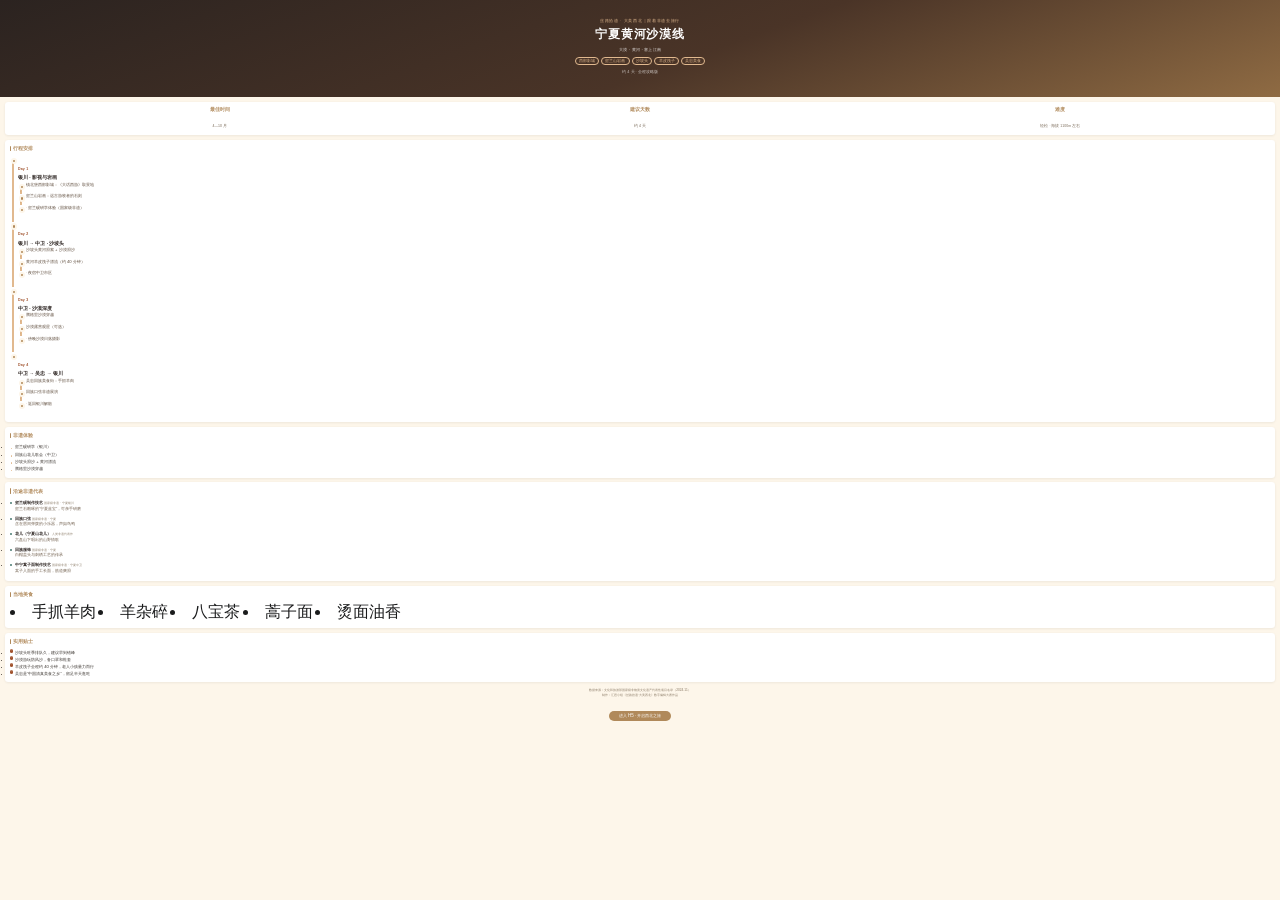
<file: route2.html>
<!DOCTYPE html>
<html lang="zh-CN">
<head>
<meta charset="UTF-8">
<meta name="viewport" content="width=device-width, initial-scale=1.0, maximum-scale=1.0, user-scalable=no">
<title>宁夏黄河沙漠线 · 旅游攻略 · 丝路拾遗</title>
<style>
*{margin:0;padding:0;box-sizing:border-box;}
body{background:#FDF6EA;font-family:"PingFang SC","Microsoft YaHei",sans-serif;color:#1A1B1C;padding-bottom:.8rem;}
.hero{background:linear-gradient(160deg,#2B2320 0%,#4A3427 55%,#8F6B43 100%);color:#fff;padding:1.2rem .5rem 1.4rem;text-align:center;position:relative;}
.hero .tag{font-size:.22rem;letter-spacing:.2em;color:#E1B98F;margin-bottom:.24rem;}
.hero h1{font-family:"STKaiti","KaiTi",serif;font-size:.74rem;letter-spacing:.08em;}
.hero .slogan{margin-top:.24rem;font-size:.28rem;color:rgba(255,255,255,.85);letter-spacing:.04em;}
.hero .badges{margin-top:.32rem;display:flex;justify-content:center;gap:.14rem;flex-wrap:wrap;}
.hero .badge{font-size:.22rem;color:#E1B98F;border:1px solid #E1B98F;border-radius:999px;padding:.05rem .2rem;}
.hero .meta{margin-top:.3rem;font-size:.24rem;color:rgba(255,255,255,.7);}
.info{background:#fff;margin:.3rem .3rem 0;border-radius:.2rem;padding:.28rem .3rem;box-shadow:0 .04rem .16rem rgba(43,35,32,.08);display:flex;justify-content:space-between;}
.info .cell{text-align:center;flex:1;}
.info .cell b{display:block;font-size:.3rem;color:#B0895A;margin-bottom:.06rem;}
.info .cell span{font-size:.22rem;color:#7A6A58;}
.card{background:#fff;margin:.3rem .3rem 0;border-radius:.2rem;padding:.32rem;box-shadow:0 .04rem .16rem rgba(43,35,32,.08);}
.card h2{font-size:.32rem;color:#B0895A;font-weight:700;margin-bottom:.24rem;display:flex;align-items:center;gap:.12rem;}
.card h2::before{content:"";width:.07rem;height:.32rem;background:#B0895A;border-radius:2px;}
.itinerary{list-style:none;}
.itinerary li{position:relative;padding-left:.5rem;padding-bottom:.3rem;}
.itinerary li:not(:last-child)::before{content:"";position:absolute;left:.11rem;top:.44rem;bottom:-.02rem;width:2px;background:#E1B98F;}
.itinerary li::after{content:"";position:absolute;left:.06rem;top:.12rem;width:.14rem;height:.14rem;background:#B0895A;border:2px solid #FDF6EA;border-radius:50%;}
.itinerary .d{font-size:.22rem;color:#A0522D;font-weight:700;letter-spacing:.06em;}
.itinerary .t{font-size:.3rem;color:#2B2320;font-weight:700;margin:.02rem 0 .08rem;}
.itinerary .p{font-size:.26rem;color:#5C4A3A;line-height:1.65;list-style:none;}
.itinerary .p li::before{content:"· ";color:#B0895A;}
.exp li{font-size:.27rem;line-height:1.7;color:#3A342F;padding-left:.32rem;position:relative;}
.exp li::before{content:"";position:absolute;left:.04rem;top:.28rem;width:.1rem;height:.1rem;background:#E1B98F;border-radius:50%;}
.heritage li{font-size:.26rem;line-height:1.55;color:#3A342F;padding:.1rem 0 .1rem .3rem;position:relative;}
.heritage li::before{content:"";position:absolute;left:.02rem;top:.24rem;width:.12rem;height:.12rem;background:#4A7C73;border-radius:50%;}
.heritage li b{color:#2B2320;font-size:.27rem;}
.heritage li small{color:#8A7A66;font-size:.2rem;margin-left:.08rem;}
.heritage li span{display:block;font-size:.23rem;color:#6E5C4A;}
.food{display:flex;flex-wrap:wrap;gap:.14rem;}
.food span{font-size:.26rem;background:#FDF6EA;border:1px solid #E1B98F;color:#5C4632;border-radius:999px;padding:.08rem .24rem;}
.tips li{font-size:.26rem;line-height:1.7;color:#3A342F;padding-left:.32rem;position:relative;}
.tips li::before{content:"!";position:absolute;left:0;top:.02rem;width:.22rem;height:.22rem;background:#A0522D;color:#fff;font-size:.18rem;border-radius:50%;text-align:center;line-height:.22rem;}
.note{font-size:.2rem;color:#8A7A66;text-align:center;margin:.34rem .3rem 0;line-height:1.6;}
.foot{text-align:center;margin-top:.34rem;}
.foot a{display:inline-block;background:#B0895A;color:#fff;text-decoration:none;font-size:.28rem;border-radius:999px;padding:.16rem .6rem;}
</style>
</head>
<body>
<div class="hero">
  <div class="tag">丝路拾遗 · 大美西北｜跟着非遗去旅行</div>
  <h1>宁夏黄河沙漠线</h1>
  <div class="slogan">大漠 · 黄河 · 塞上江南</div>
  <div class="badges"><span class="badge">西部影城</span><span class="badge">贺兰山岩画</span><span class="badge">沙坡头</span><span class="badge">羊皮筏子</span><span class="badge">吴忠美食</span></div>
  <div class="meta">约 4 天 · 全程攻略版</div>
</div>

<div class="info">
  <div class="cell"><b>最佳时间</b><span>4—10 月</span></div>
  <div class="cell"><b>建议天数</b><span>约 4 天</span></div>
  <div class="cell"><b>难度</b><span>轻松 · 海拔 1100m 左右</span></div>
</div>

<div class="card">
  <h2>行程安排</h2>
  <ul class="itinerary"><li><span class="d">Day 1</span><div class="t">银川 · 影视与岩画</div><ul class="p"><li>镇北堡西部影城：《大话西游》取景地</li><li>贺兰山岩画：远古游牧者的石刻</li><li>贺兰砚研学体验（国家级非遗）</li></ul></li><li><span class="d">Day 2</span><div class="t">银川 → 中卫 · 沙坡头</div><ul class="p"><li>沙坡头黄河滑索 + 沙漠滑沙</li><li>黄河羊皮筏子漂流（约 40 分钟）</li><li>夜宿中卫市区</li></ul></li><li><span class="d">Day 3</span><div class="t">中卫 · 沙漠深度</div><ul class="p"><li>腾格里沙漠穿越</li><li>沙漠露营观星（可选）</li><li>傍晚沙漠日落摄影</li></ul></li><li><span class="d">Day 4</span><div class="t">中卫 → 吴忠 → 银川</div><ul class="p"><li>吴忠回族美食街：手抓羊肉</li><li>回族口弦非遗展演</li><li>返回银川解散</li></ul></li></ul>
</div>

<div class="card">
  <h2>非遗体验</h2>
  <ul class="exp"><li>贺兰砚研学（银川）</li><li>回族山花儿歌会（中卫）</li><li>沙坡头滑沙 + 黄河漂流</li><li>腾格里沙漠穿越</li></ul>
</div>

<div class="card">
  <h2>沿途非遗代表</h2>
  <ul class="heritage"><li><b>贺兰砚制作技艺</b><small>国家级非遗 · 宁夏银川</small><span>贺兰石雕琢的“宁夏蓝宝”，可亲手研磨</span></li><li><b>回族口弦</b><small>国家级非遗 · 宁夏</small><span>含在唇间弹拨的小乐器，声如鸟鸣</span></li><li><b>花儿（宁夏山花儿）</b><small>人类非遗代表作</small><span>六盘山下唱出的山野情歌</span></li><li><b>回族服饰</b><small>国家级非遗 · 宁夏</small><span>白帽盖头与刺绣工艺的传承</span></li><li><b>中宁蒿子面制作技艺</b><small>国家级非遗 · 宁夏中卫</small><span>蒿子入面的手工长面，筋道爽滑</span></li></ul>
</div>

<div class="card">
  <h2>当地美食</h2>
  <div class="food"><li>手抓羊肉</li><li>羊杂碎</li><li>八宝茶</li><li>蒿子面</li><li>烫面油香</li></div>
</div>

<div class="card">
  <h2>实用贴士</h2>
  <ul class="tips"><li>沙坡头旺季排队久，建议早到错峰</li><li>沙漠游玩防风沙，备口罩和鞋套</li><li>羊皮筏子全程约 40 分钟，老人小孩量力而行</li><li>吴忠是“中国清真美食之乡”，留足半天逛吃</li></ul>
</div>

<div class="note">数据来源：文化和旅游部国家级非物质文化遗产代表性项目名录（2024.11）<br>制作：汇思小组《丝路拾遗·大美西北》数字编辑大赛作品</div>

<div class="foot"><a href="https://silksilk-bhr.surge.sh">进入 H5 · 开启西北之旅</a></div>
</body>
</html>
</file>
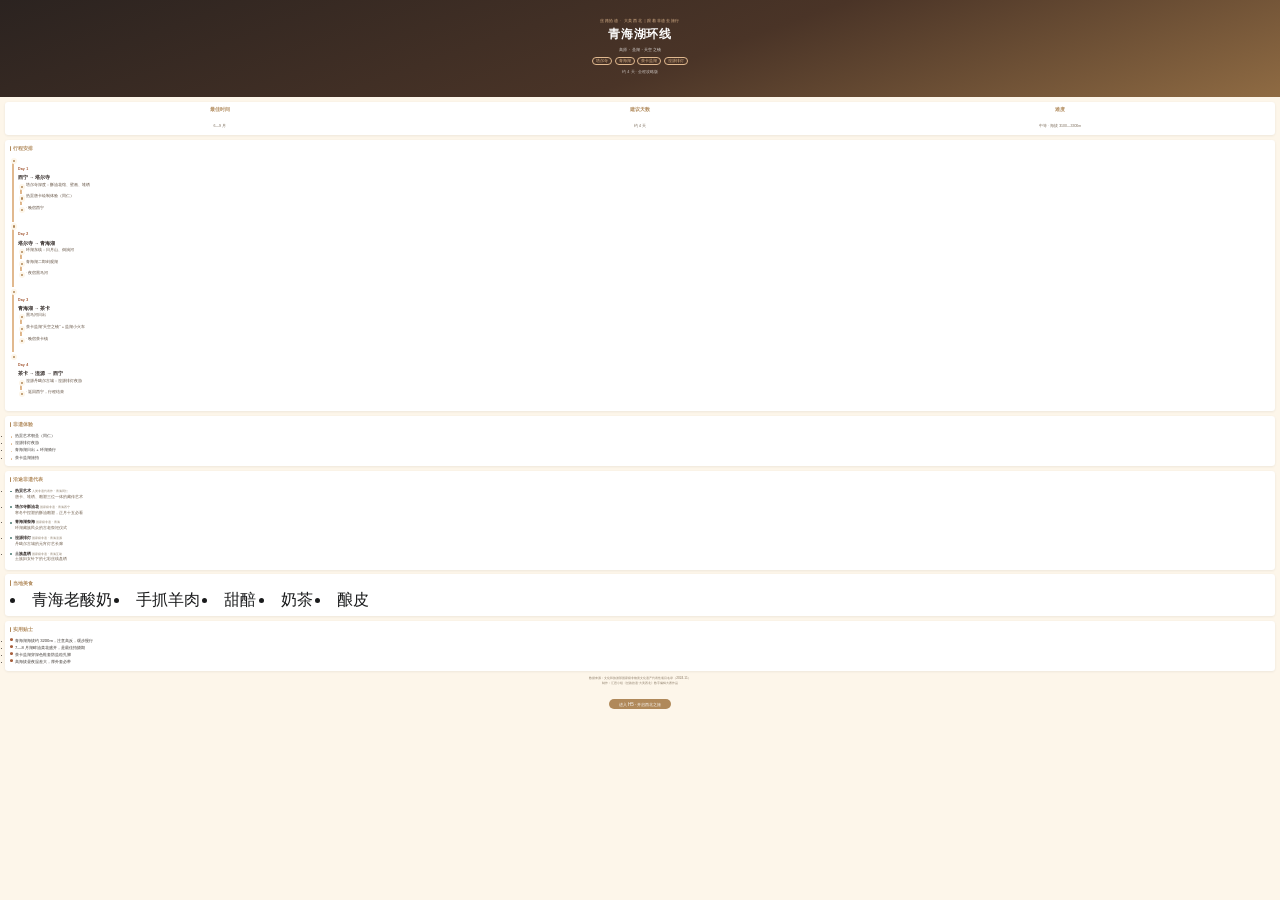
<file: route3.html>
<!DOCTYPE html>
<html lang="zh-CN">
<head>
<meta charset="UTF-8">
<meta name="viewport" content="width=device-width, initial-scale=1.0, maximum-scale=1.0, user-scalable=no">
<title>青海湖环线 · 旅游攻略 · 丝路拾遗</title>
<style>
*{margin:0;padding:0;box-sizing:border-box;}
body{background:#FDF6EA;font-family:"PingFang SC","Microsoft YaHei",sans-serif;color:#1A1B1C;padding-bottom:.8rem;}
.hero{background:linear-gradient(160deg,#2B2320 0%,#4A3427 55%,#8F6B43 100%);color:#fff;padding:1.2rem .5rem 1.4rem;text-align:center;position:relative;}
.hero .tag{font-size:.22rem;letter-spacing:.2em;color:#E1B98F;margin-bottom:.24rem;}
.hero h1{font-family:"STKaiti","KaiTi",serif;font-size:.74rem;letter-spacing:.08em;}
.hero .slogan{margin-top:.24rem;font-size:.28rem;color:rgba(255,255,255,.85);letter-spacing:.04em;}
.hero .badges{margin-top:.32rem;display:flex;justify-content:center;gap:.14rem;flex-wrap:wrap;}
.hero .badge{font-size:.22rem;color:#E1B98F;border:1px solid #E1B98F;border-radius:999px;padding:.05rem .2rem;}
.hero .meta{margin-top:.3rem;font-size:.24rem;color:rgba(255,255,255,.7);}
.info{background:#fff;margin:.3rem .3rem 0;border-radius:.2rem;padding:.28rem .3rem;box-shadow:0 .04rem .16rem rgba(43,35,32,.08);display:flex;justify-content:space-between;}
.info .cell{text-align:center;flex:1;}
.info .cell b{display:block;font-size:.3rem;color:#B0895A;margin-bottom:.06rem;}
.info .cell span{font-size:.22rem;color:#7A6A58;}
.card{background:#fff;margin:.3rem .3rem 0;border-radius:.2rem;padding:.32rem;box-shadow:0 .04rem .16rem rgba(43,35,32,.08);}
.card h2{font-size:.32rem;color:#B0895A;font-weight:700;margin-bottom:.24rem;display:flex;align-items:center;gap:.12rem;}
.card h2::before{content:"";width:.07rem;height:.32rem;background:#B0895A;border-radius:2px;}
.itinerary{list-style:none;}
.itinerary li{position:relative;padding-left:.5rem;padding-bottom:.3rem;}
.itinerary li:not(:last-child)::before{content:"";position:absolute;left:.11rem;top:.44rem;bottom:-.02rem;width:2px;background:#E1B98F;}
.itinerary li::after{content:"";position:absolute;left:.06rem;top:.12rem;width:.14rem;height:.14rem;background:#B0895A;border:2px solid #FDF6EA;border-radius:50%;}
.itinerary .d{font-size:.22rem;color:#A0522D;font-weight:700;letter-spacing:.06em;}
.itinerary .t{font-size:.3rem;color:#2B2320;font-weight:700;margin:.02rem 0 .08rem;}
.itinerary .p{font-size:.26rem;color:#5C4A3A;line-height:1.65;list-style:none;}
.itinerary .p li::before{content:"· ";color:#B0895A;}
.exp li{font-size:.27rem;line-height:1.7;color:#3A342F;padding-left:.32rem;position:relative;}
.exp li::before{content:"";position:absolute;left:.04rem;top:.28rem;width:.1rem;height:.1rem;background:#E1B98F;border-radius:50%;}
.heritage li{font-size:.26rem;line-height:1.55;color:#3A342F;padding:.1rem 0 .1rem .3rem;position:relative;}
.heritage li::before{content:"";position:absolute;left:.02rem;top:.24rem;width:.12rem;height:.12rem;background:#4A7C73;border-radius:50%;}
.heritage li b{color:#2B2320;font-size:.27rem;}
.heritage li small{color:#8A7A66;font-size:.2rem;margin-left:.08rem;}
.heritage li span{display:block;font-size:.23rem;color:#6E5C4A;}
.food{display:flex;flex-wrap:wrap;gap:.14rem;}
.food span{font-size:.26rem;background:#FDF6EA;border:1px solid #E1B98F;color:#5C4632;border-radius:999px;padding:.08rem .24rem;}
.tips li{font-size:.26rem;line-height:1.7;color:#3A342F;padding-left:.32rem;position:relative;}
.tips li::before{content:"!";position:absolute;left:0;top:.02rem;width:.22rem;height:.22rem;background:#A0522D;color:#fff;font-size:.18rem;border-radius:50%;text-align:center;line-height:.22rem;}
.note{font-size:.2rem;color:#8A7A66;text-align:center;margin:.34rem .3rem 0;line-height:1.6;}
.foot{text-align:center;margin-top:.34rem;}
.foot a{display:inline-block;background:#B0895A;color:#fff;text-decoration:none;font-size:.28rem;border-radius:999px;padding:.16rem .6rem;}
</style>
</head>
<body>
<div class="hero">
  <div class="tag">丝路拾遗 · 大美西北｜跟着非遗去旅行</div>
  <h1>青海湖环线</h1>
  <div class="slogan">高原 · 圣湖 · 天空之镜</div>
  <div class="badges"><span class="badge">塔尔寺</span><span class="badge">青海湖</span><span class="badge">茶卡盐湖</span><span class="badge">湟源排灯</span></div>
  <div class="meta">约 4 天 · 全程攻略版</div>
</div>

<div class="info">
  <div class="cell"><b>最佳时间</b><span>6—9 月</span></div>
  <div class="cell"><b>建议天数</b><span>约 4 天</span></div>
  <div class="cell"><b>难度</b><span>中等 · 海拔 3100—3300m</span></div>
</div>

<div class="card">
  <h2>行程安排</h2>
  <ul class="itinerary"><li><span class="d">Day 1</span><div class="t">西宁 → 塔尔寺</div><ul class="p"><li>塔尔寺深度：酥油花馆、壁画、堆绣</li><li>热贡唐卡绘制体验（同仁）</li><li>晚宿西宁</li></ul></li><li><span class="d">Day 2</span><div class="t">塔尔寺 → 青海湖</div><ul class="p"><li>环湖东线：日月山、倒淌河</li><li>青海湖二郎剑观湖</li><li>夜宿黑马河</li></ul></li><li><span class="d">Day 3</span><div class="t">青海湖 → 茶卡</div><ul class="p"><li>黑马河日出</li><li>茶卡盐湖“天空之镜” + 盐湖小火车</li><li>晚宿茶卡镇</li></ul></li><li><span class="d">Day 4</span><div class="t">茶卡 → 湟源 → 西宁</div><ul class="p"><li>湟源丹噶尔古城：湟源排灯夜游</li><li>返回西宁，行程结束</li></ul></li></ul>
</div>

<div class="card">
  <h2>非遗体验</h2>
  <ul class="exp"><li>热贡艺术朝圣（同仁）</li><li>湟源排灯夜游</li><li>青海湖日出 + 环湖骑行</li><li>茶卡盐湖旅拍</li></ul>
</div>

<div class="card">
  <h2>沿途非遗代表</h2>
  <ul class="heritage"><li><b>热贡艺术</b><small>人类非遗代表作 · 青海同仁</small><span>唐卡、堆绣、雕塑三位一体的藏传艺术</span></li><li><b>塔尔寺酥油花</b><small>国家级非遗 · 青海西宁</small><span>寒冬中捏塑的酥油雕塑，正月十五必看</span></li><li><b>青海湖祭海</b><small>国家级非遗 · 青海</small><span>环湖藏族民众的古老祭祀仪式</span></li><li><b>湟源排灯</b><small>国家级非遗 · 青海湟源</small><span>丹噶尔古城的元宵灯艺长廊</span></li><li><b>土族盘绣</b><small>国家级非遗 · 青海互助</small><span>土族妇女针下的七彩丝线盘绣</span></li></ul>
</div>

<div class="card">
  <h2>当地美食</h2>
  <div class="food"><li>青海老酸奶</li><li>手抓羊肉</li><li>甜醅</li><li>奶茶</li><li>酿皮</li></div>
</div>

<div class="card">
  <h2>实用贴士</h2>
  <ul class="tips"><li>青海湖海拔约 3200m，注意高反，缓步慢行</li><li>7—8 月湖畔油菜花盛开，是最佳拍摄期</li><li>茶卡盐湖穿深色鞋套防盐粒扎脚</li><li>高海拔昼夜温差大，厚外套必带</li></ul>
</div>

<div class="note">数据来源：文化和旅游部国家级非物质文化遗产代表性项目名录（2024.11）<br>制作：汇思小组《丝路拾遗·大美西北》数字编辑大赛作品</div>

<div class="foot"><a href="https://silksilk-bhr.surge.sh">进入 H5 · 开启西北之旅</a></div>
</body>
</html>
</file>
<file: style.css>
:root{--gold:#B0895A;--amber:#E1B98F;--teal:#4A7C73;--rust:#A0522D;--bg:#FDF6EA;--ink:#2B2320;--text:#1A1B1C;--sub:#6B7280;--gold-soft:rgba(225,185,143,.55);--human-bg:rgba(74,124,115,.15);--human-ink:#3E6B63;--national-bg:rgba(225,185,143,.2);--national-ink:#7A5B2E;--card-line:rgba(0,0,0,.08);--gold-grad:linear-gradient(135deg,#C49A6C 0%,#B0895A 45%,#8F6B43 100%);--ink-grad:linear-gradient(180deg,#2B2320 0%,#3A2E26 100%)}*{margin:0;padding:0;box-sizing:border-box;-webkit-tap-highlight-color:transparent}html{font-size:calc(100vw / 7.5)}html,body{width:100%;min-height:100%;overflow-x:hidden;overflow-y:auto;overscroll-behavior-y:contain;-webkit-overflow-scrolling:touch}body{font-family:"PingFang SC","Microsoft YaHei","Helvetica Neue",Arial,sans-serif;color:var(--text);background:var(--ink);-webkit-user-select:none;user-select:none;-webkit-font-smoothing:antialiased;touch-action:pan-y}img{display:block}button{font-family:inherit;border:none;background:none;cursor:pointer}#stage{width:100%;min-height:100vh;position:relative}#screens{transform:none;transition:none;will-change:auto}.screen{width:100%;min-height:100vh;position:relative;overflow:visible;display:flex;flex-direction:column}.ani{opacity:0;transform:translateY(40px)}.screen.in .ani{animation:riseIn .5s ease forwards}@keyframes riseIn{to{opacity:1;transform:translateY(0)}}.screen.in .ani[data-delay="1"]{animation-delay:.08s}.screen.in .ani[data-delay="2"]{animation-delay:.16s}.screen.in .ani[data-delay="3"]{animation-delay:.24s}.screen.in .ani[data-delay="4"]{animation-delay:.32s}.screen.in .ani[data-delay="5"]{animation-delay:.4s}.screen.in .ani[data-delay="6"]{animation-delay:.48s}.screen.in .ani[data-delay="7"]{animation-delay:.56s}.screen.in .ani[data-delay="8"]{animation-delay:.64s}.screen.in .ani[data-delay="9"]{animation-delay:.72s}.btn-primary{display:flex;align-items:center;justify-content:center;width:3.2rem;height:.88rem;border-radius:999px;background:var(--gold-grad);color:#fff;font-size:.28rem;font-weight:600;letter-spacing:.04em;box-shadow:0 .06rem .2rem rgba(176,137,90,.45);transition:transform .15s}.btn-primary:active{transform:scale(.95)}.btn-secondary{display:flex;align-items:center;justify-content:center;height:.88rem;border-radius:999px;background:transparent;border:1.5px solid var(--gold);color:#7A5B2E;font-size:.28rem;font-weight:600;transition:transform .15s}.btn-secondary:active{transform:scale(.95)}.badge{display:inline-block;padding:.04rem .14rem;border-radius:999px;font-size:.2rem;font-weight:500;line-height:1.4;margin-right:.1rem}.badge-human{background:var(--human-bg);color:var(--human-ink);border:1px solid var(--teal)}.badge-national{background:var(--national-bg);color:var(--national-ink);border:1px solid var(--amber)}.card{background:#fff;border-radius:.16rem;border:1px solid var(--card-line);box-shadow:0 .04rem .16rem rgba(0,0,0,.05)}.home-btn{position:fixed;top:calc(.5rem + env(safe-area-inset-top));right:.3rem;z-index:50;padding:.08rem .2rem;border-radius:999px;background:rgba(43,35,32,.55);color:#fff;font-size:.24rem;border:1px solid rgba(225,185,143,.6);backdrop-filter:blur(4px)}.back-map{position:fixed;top:calc(.5rem + env(safe-area-inset-top));left:.3rem;z-index:50;padding:.08rem .2rem;border-radius:999px;background:rgba(43,35,32,.55);color:#fff;font-size:.24rem;border:1px solid rgba(225,185,143,.6);backdrop-filter:blur(4px)}.prov-nav{position:fixed;top:calc(.5rem + env(safe-area-inset-top));left:50%;transform:translateX(-50%);z-index:51;display:flex;align-items:center;gap:.16rem;background:rgba(43,35,32,.6);border:1px solid rgba(225,185,143,.55);border-radius:999px;padding:.06rem .12rem;backdrop-filter:blur(4px)}.prov-nav .pn-btn{border:none;background:transparent;color:#fff;font-size:.22rem;padding:.06rem .14rem;border-radius:999px;cursor:pointer;-webkit-tap-highlight-color:transparent}.prov-nav .pn-btn:active{background:rgba(225,185,143,.25)}.prov-nav .pn-btn.off{opacity:.35;pointer-events:none}.prov-nav .pn-cur{font-size:.22rem;color:var(--gold);letter-spacing:.04em;white-space:nowrap;font-weight:600}.hidden{display:none!important}.bgm-btn{position:fixed;right:.14rem;bottom:calc(.28rem + env(safe-area-inset-bottom,0px));z-index:99;width:1.42rem;height:1.42rem;border-radius:50%;background:rgba(43,35,32,.42);color:#fff;font-size:.5rem;line-height:1;border:none;backdrop-filter:blur(3px);display:flex;align-items:center;justify-content:center;-webkit-tap-highlight-color:transparent;outline:none;padding:0}.bgm-btn.on{animation:bgmSpin 2.6s linear infinite}.bgm-btn.off{opacity:.55}.bgm-credit{position:fixed;right:.16rem;bottom:1.86rem;z-index:98;font-size:.18rem;color:rgba(255,235,200,.85);background:rgba(28,22,16,.38);padding:.04rem .1rem;border-radius:.06rem;pointer-events:none;max-width:3.4rem;text-align:right;line-height:1.3}@keyframes bgmSpin{from{transform:rotate(0)}to{transform:rotate(360deg)}}.progress-dots{position:fixed;bottom:.6rem;left:0;right:0;z-index:50;display:flex;justify-content:center;gap:.14rem}.progress-dots i{width:.12rem;height:.12rem;border-radius:999px;background:rgba(255,255,255,.55);transition:all .3s}.progress-dots i.on{width:.4rem;background:var(--amber)}.toast{position:fixed;left:50%;bottom:1.4rem;transform:translateX(-50%) translateY(20px);z-index:99;background:rgba(43,35,32,.92);color:#fff;font-size:.24rem;padding:.14rem .28rem;border-radius:999px;opacity:0;transition:all .3s;pointer-events:none;white-space:nowrap}.toast.show{opacity:1;transform:translateX(-50%) translateY(0)}.cover{background:var(--ink) center/cover no-repeat;justify-content:center;align-items:center}#duneCanvas{display:none}.cover-veil{display:none}.cover-content{position:relative;z-index:2;display:flex;flex-direction:column;align-items:center;text-align:center;padding:0 .4rem;margin-top:-1.2rem}.cover-tag{font-size:.24rem;color:rgba(225,185,143,.85);letter-spacing:.2em;margin-bottom:.5rem;text-shadow:0 .02rem .06rem rgba(0,0,0,.85)}.cover-title{font-family:'Ma Shan Zheng',"STKaiti","KaiTi","Noto Serif SC",serif;font-size:.72rem;font-weight:700;color:var(--amber);text-shadow:0 0 .12rem rgba(225,185,143,.4),0 .02rem .04rem rgba(0,0,0,.6);letter-spacing:.06em;margin-bottom:.3rem;background:linear-gradient(180deg,#F5D9A8 10%,#E1B98F 50%,#B0895A 100%);-webkit-background-clip:text;background-clip:text;color:transparent;filter:drop-shadow(0 .03rem .06rem rgba(0,0,0,.7))}.cover-sub{font-size:.32rem;color:rgba(255,255,255,.92);letter-spacing:.3em;margin-bottom:.28rem;text-shadow:0 .02rem .08rem rgba(0,0,0,.85)}.cover-quote{font-size:.24rem;color:rgba(255,255,255,.75);margin-bottom:.6rem;letter-spacing:.05em;text-shadow:0 .02rem .08rem rgba(0,0,0,.85)}.cover-btn{animation:breath 2.2s ease-in-out infinite}@keyframes breath{0%,100%{box-shadow:0 .06rem .2rem rgba(176,137,90,.4)}50%{box-shadow:0 .06rem .4rem rgba(225,185,143,.85)}}.cover-swipe{position:absolute;bottom:.6rem;left:0;right:0;text-align:center;color:rgba(255,255,255,.7);font-size:.22rem;animation:swipeHint 1.8s infinite;z-index:2;text-shadow:0 .02rem .06rem rgba(0,0,0,.8)}@keyframes swipeHint{0%,100%{transform:translateY(0);opacity:.5}50%{transform:translateY(.12rem);opacity:1}}.intro{background:var(--bg);align-items:center;justify-content:center}.intro-inner{display:flex;flex-direction:column;align-items:center;text-align:center;padding:.4rem .5rem;width:100%}.tag-gold{font-size:.24rem;color:var(--gold);letter-spacing:.08em;margin-bottom:.36rem}.big-number{font-size:.96rem;font-weight:700;color:var(--gold);line-height:1;font-family:"Times New Roman","Noto Serif SC",serif}.big-number em{font-style:normal;font-size:.4rem;margin-left:.06rem}.big-label{font-size:.32rem;color:var(--ink);margin-top:.16rem;font-weight:600}.src-note{font-size:.2rem;color:var(--sub);margin-top:.14rem}.province-chips{display:flex;flex-wrap:wrap;justify-content:center;gap:.16rem;margin:.44rem 0}.chip{padding:.1rem .24rem;border-radius:999px;background:#fff;border:1.5px solid var(--gold-soft);color:var(--national-ink);font-size:.24rem;font-weight:500;display:flex;align-items:baseline;gap:.06rem;transition:transform .2s}.chip b{font-size:.28rem;color:var(--gold)}.chip:active{transform:scale(.94)}.intro-text{font-size:.3rem;color:var(--ink);line-height:1.7}.map-screen{background:var(--bg);background-image:radial-gradient(circle at 20% 15%,rgba(225,185,143,.14) 0,transparent 40%),radial-gradient(circle at 85% 70%,rgba(74,124,115,.12) 0,transparent 40%)}.map-title{font-family:'Ma Shan Zheng',"STKaiti","KaiTi","Noto Serif SC",serif;font-size:.48rem;color:var(--ink);text-align:center;font-weight:700;padding-top:1rem;letter-spacing:.1em}.map-entries{flex:1;position:relative;display:block;padding:.2rem .3rem .1rem;min-height:0}.map-dir-grid{display:grid;grid-template-columns:1fr 1fr;gap:.26rem;height:100%;align-content:center;padding:.2rem .3rem}.map-canvas{position:relative;width:100%;height:100%;min-height:100vh;background:linear-gradient(150deg,#F8EBD3 0%,#FDF3E3 55%,#E8D5B0 100%) center/cover no-repeat;background-size:cover;background-position:center center;border-radius:0;border:none;box-shadow:none;overflow:hidden}.map-hot{position:absolute;transform:translate(-50%,-50%);z-index:2;cursor:pointer;-webkit-tap-highlight-color:transparent;border-radius:.1rem;border:1px solid rgba(255,255,255,0)}.map-hot:active{border-color:rgba(225,185,143,.95);background:rgba(225,185,143,.22)}.map-hot .ripple{position:absolute;left:50%;top:50%;width:.2rem;height:.2rem;border-radius:50%;border:2px solid var(--gold);opacity:0;pointer-events:none}.map-hot .ripple.go{animation:rippleGo .6s ease-out}.map-route{position:absolute;top:12%;left:12%;width:74%;height:52%;border:2px dashed rgba(176,137,90,.5);border-radius:50% 45% 55% 40%;transform:rotate(-8deg)}.map-route::before,.map-route::after{content:'';position:absolute;width:.14rem;height:.14rem;border-radius:50%;background:var(--amber);opacity:.6}.map-route::before{top:-.05rem;left:8%}.map-route::after{bottom:10%;right:4%}.map-pin{position:absolute;transform:translate(-50%,-50%);z-index:2;cursor:pointer;-webkit-tap-highlight-color:transparent}.map-pin .map-token{display:block;width:1.02rem;height:auto;filter:drop-shadow(0 .05rem .1rem rgba(20,12,6,.45));transition:transform .18s ease;animation:tokenFloat 3.6s ease-in-out infinite}@keyframes tokenFloat{0%,100%{transform:translateY(-2.5%)}50%{transform:translateY(2.5%)}}.map-pin:active{transform:translate(-50%,-50%) scale(1.1)}.map-pin .ripple{position:absolute;left:50%;top:50%;width:.2rem;height:.2rem;border-radius:50%;border:2px solid var(--gold);opacity:0;pointer-events:none}.map-pin .ripple.go{animation:rippleGo .6s ease-out}.treasure-map{display:flex;flex-direction:column;align-items:center;justify-content:flex-start;padding-top:.56rem;background:radial-gradient(ellipse at 22% 32%,rgba(225,185,143,.5) 0%,transparent 42%),radial-gradient(ellipse at 80% 68%,rgba(176,137,90,.38) 0%,transparent 45%),linear-gradient(150deg,#F8EBD3 0%,#FDF3E3 55%,#E8D5B0 100%)}.treasure-map::before{content:"";position:absolute;inset:18% 8% 8%;border:2px dashed rgba(176,137,90,.4);border-radius:46% 54% 48% 52% / 48% 44% 56% 52%;transform:rotate(-4deg);pointer-events:none}.map-lines{position:absolute;inset:0;width:100%;height:100%;z-index:1}.map-path{fill:none;stroke:rgba(176,137,90,.75);stroke-width:.6;stroke-dasharray:2.2 1.6;stroke-linecap:round;stroke-linejoin:round;animation:mapFlow 3.4s linear infinite}@keyframes mapFlow{to{stroke-dashoffset:-11.4}}.map-canvas.central{height:100vh;min-height:0;width:100%;margin:0;position:absolute;top:0;left:0;background:transparent;border-radius:0;border:none;box-shadow:none;aspect-ratio:auto}.map-bg-img{position:absolute;inset:0;width:100%;height:100%;object-fit:cover;display:block}.map-canvas.central .map-bg-img{transform:none}.map-canvas.central .map-lines{position:absolute;inset:0;z-index:2}.map-canvas.central .map-pin{position:absolute;z-index:3}.map-canvas.central .map-path{stroke:rgba(176,137,90,.9);stroke-width:.7}.map-node{fill:var(--amber);opacity:.55}.map-title{position:relative;z-index:2;margin-top:.14rem;font-family:'Ma Shan Zheng',"STKaiti","KaiTi",serif;font-size:.64rem;font-weight:700;color:var(--ink);letter-spacing:.12em;text-indent:.12em;text-shadow:0 .02rem .06rem rgba(255,255,255,.9)}.pin-no{font-size:.2rem;font-weight:700;color:#fff;line-height:1;background:var(--gold);border-radius:999px;padding:.05rem .18rem;box-shadow:0 .02rem .06rem rgba(176,137,90,.45);margin-bottom:.02rem}.map-entry{position:relative;overflow:hidden;background:linear-gradient(160deg,#FFF 0%,#FDF3E3 100%);border-radius:.16rem;border:1px solid var(--gold-soft);padding:.32rem .24rem;text-align:center;box-shadow:0 .05rem .14rem rgba(176,137,90,.18);transition:transform .2s}.map-entry:nth-child(5){grid-column:1 / -1;max-width:3.4rem;justify-self:center;width:100%}.map-entry .glow{position:absolute;top:-.4rem;right:-.4rem;width:1.2rem;height:1.2rem;border-radius:50%;background:radial-gradient(circle,var(--glow,var(--amber)) 0%,transparent 70%);opacity:.5;animation:pulse 2.4s infinite}@keyframes pulse{0%,100%{transform:scale(1);opacity:.45}50%{transform:scale(1.25);opacity:.75}}.map-entry .p-name{font-family:'Ma Shan Zheng',"STKaiti","KaiTi",serif;font-size:.36rem;font-weight:700;color:var(--ink)}.map-entry .p-chapter{font-size:.24rem;color:var(--gold);margin-top:.08rem}.map-entry:active{transform:scale(1.08)}.map-entry .ripple{position:absolute;left:50%;top:50%;width:.2rem;height:.2rem;border-radius:50%;border:2px solid var(--gold);opacity:0;pointer-events:none}.map-entry .ripple.go{animation:rippleGo .6s ease-out}@keyframes rippleGo{0%{transform:translate(-50%,-50%) scale(.5);opacity:1}100%{transform:translate(-50%,-50%) scale(8);opacity:0}}.map-hint{text-align:center;font-size:.22rem;color:var(--sub);padding:.3rem 0 .7rem}.province{background:var(--bg)}.province-scroll{width:100%}.prov-head{position:relative;height:100vh;min-height:8rem;display:flex;flex-direction:column;justify-content:flex-end;padding:0 .4rem .5rem;overflow:hidden}.prov-head .ph-bg{position:absolute;inset:0;background:var(--ph-grad)}.prov-head .ph-bg::after{content:"";position:absolute;inset:0;background:linear-gradient(180deg,rgba(0,0,0,.15) 0%,rgba(43,35,32,.4) 100%)}.prov-head .ph-no{position:relative;z-index:1;align-self:flex-start;font-size:.22rem;font-weight:600;color:#fff;letter-spacing:.2em;text-indent:.2em;background:rgba(176,137,90,.38);border:1px solid rgba(225,185,143,.65);padding:.05rem .22rem;border-radius:999px;margin-bottom:.12rem;box-shadow:0 .02rem .08rem rgba(0,0,0,.25)}.prov-head .ph-name{position:relative;z-index:1;font-family:'Ma Shan Zheng',"STKaiti","KaiTi",serif;font-size:.7rem;color:#fff;font-weight:700;text-shadow:0 .03rem .12rem rgba(0,0,0,.55)}.prov-head .ph-chapter{position:relative;z-index:1;align-self:flex-start;font-size:.26rem;color:#fff;margin-top:.08rem;letter-spacing:.1em;background:rgba(43,35,32,.35);padding:.04rem .2rem;border-radius:999px;border:1px solid rgba(225,185,143,.5)}.prov-head .ph-slogan{position:relative;z-index:1;font-size:.26rem;color:rgba(255,255,255,.92);margin-top:.12rem;text-shadow:0 .02rem .06rem rgba(0,0,0,.5)}.prov-section{padding:.32rem .3rem .1rem}.prov-section h3{font-size:.3rem;color:var(--ink);font-weight:600;display:flex;align-items:center;gap:.1rem;margin-bottom:.2rem}.prov-section h3::before{content:"";width:.06rem;height:.3rem;border-radius:2px;background:var(--gold)}.swipe-tag{font-size:.2rem;color:var(--sub);font-weight:400;margin-left:auto;display:inline-flex;align-items:center;gap:.05rem;flex:0 0 auto;padding:.03rem .16rem;border:1px dashed var(--gold);border-radius:999px;animation:swipeTag 1.6s ease-in-out infinite}@keyframes swipeTag{0%,100%{transform:translateX(0);opacity:.55}50%{transform:translateX(-.06rem);opacity:1}}.heritage-scroll{display:flex;gap:.2rem;overflow-x:auto;padding:.05rem .02rem .2rem;-webkit-overflow-scrolling:touch;scrollbar-width:none}.heritage-scroll::-webkit-scrollbar{display:none}.h-card{flex:0 0 4.5rem;background:#fff;border:1px solid var(--gold-soft);border-radius:.22rem;overflow:hidden;box-shadow:0 .06rem .18rem rgba(176,137,90,.16);transition:transform .18s ease}.h-card:active{transform:scale(.97)}.h-card .h-img{height:2.7rem;position:relative;overflow:hidden}.h-card .h-img .ph{width:100%;height:100%;display:flex;align-items:center;justify-content:center;font-size:1rem;transition:transform .35s ease}.h-card .h-img .ph:hover{transform:scale(1.04)}.h-card .h-img::after{content:"";position:absolute;inset:0;background:linear-gradient(180deg,transparent 60%,rgba(43,35,32,.4))}.h-card .h-tip{position:absolute;left:50%;bottom:.12rem;transform:translateX(-50%);z-index:2;font-size:.2rem;color:#fff;white-space:nowrap;background:rgba(43,35,32,.55);border:1px solid rgba(225,185,143,.6);border-radius:999px;padding:.04rem .16rem;backdrop-filter:blur(3px);pointer-events:none}.h-card .h-body{padding:.22rem .24rem .26rem}.h-card .h-name{font-size:.34rem;font-weight:700;color:var(--ink);margin-bottom:.1rem;display:flex;align-items:center;gap:.1rem;flex-wrap:wrap}.h-card .h-desc{font-size:.24rem;color:var(--sub);line-height:1.55;display:-webkit-box;-webkit-line-clamp:2;-webkit-box-orient:vertical;overflow:hidden}.landmarks{display:flex;gap:.16rem;overflow-x:auto;padding-bottom:.2rem;scrollbar-width:none}.landmarks::-webkit-scrollbar{display:none}.land-item{flex:0 0 2.1rem;border-radius:.16rem;overflow:hidden;position:relative;border:1px solid var(--card-line);background:#fff}.land-item .l-img{height:2.1rem;display:flex;align-items:center;justify-content:center;font-size:.7rem}.land-item .l-name{font-size:.24rem;font-weight:600;color:var(--ink);padding:.12rem .14rem;text-align:center}.land-item .l-desc{position:absolute;left:0;right:0;bottom:0;padding:.14rem;font-size:.2rem;background:rgba(43,35,32,.85);color:#fff;opacity:0;transition:opacity .25s;border-radius:.16rem}.land-item.open .l-desc{opacity:1}.interact{min-height:3.6rem;margin:.14rem 0 .5rem;border-radius:.14rem;background:linear-gradient(180deg,#F6EAD2,#F2E3C7);border:1px dashed rgba(176,137,90,.5);position:relative;overflow:hidden}.interact .i-title{font-size:.24rem;color:var(--gold);text-align:center;padding:.16rem 0 0;font-weight:600;letter-spacing:.14em}.interact .i-hint{font-size:.22rem;color:var(--sub);text-align:center;padding:.06rem 0 .1rem}.interact .i-stage{position:absolute;inset:.7rem .1rem .1rem}.wave-stage{position:relative}#waveCanvas{position:absolute;inset:0;width:100%;height:100%}.wave-play{position:absolute;left:50%;top:50%;transform:translate(-50%,-50%);width:1.1rem;height:1.1rem;border-radius:50%;background:var(--gold-grad);color:#fff;font-size:.32rem;display:flex;align-items:center;justify-content:center;box-shadow:0 .05rem .2rem rgba(176,137,90,.5);z-index:2}.wave-play.playing{animation:breath 1.2s infinite}.waist-drum{position:absolute;left:50%;top:50%;transform:translate(-50%,-50%);width:1.6rem;height:1.6rem}.waist-drum .drum-body{width:100%;height:100%;border-radius:50%;background:radial-gradient(circle at 35% 30%,#C0392B,#7B241C 70%);border:.06rem solid var(--amber);display:flex;align-items:center;justify-content:center;font-size:.6rem;transition:transform .08s}.waist-drum.hit .drum-body{transform:scale(.92)}.waist-drum .ring{position:absolute;inset:0;border-radius:50%;border:.04rem solid var(--amber);opacity:0;pointer-events:none}.waist-drum.hit .ring{animation:ringGo .5s ease-out}@keyframes ringGo{0%{transform:scale(.6);opacity:1}100%{transform:scale(1.7);opacity:0}}.ribbon-wrap{position:absolute;left:0;right:0;top:0;bottom:0}.ribbon{position:absolute;left:50%;top:30%;width:.32rem;height:.9rem;border-radius:.16rem;transform-origin:top center;opacity:.9}.ribbon.r1{background:linear-gradient(180deg,var(--amber),var(--gold));left:30%}.ribbon.r2{background:linear-gradient(180deg,#E8A87C,#B0895A);left:55%;animation-delay:.2s}.ribbon.r3{background:linear-gradient(180deg,var(--teal),#3E6B63);left:40%;animation-delay:.4s}.ribbon.sway{animation:sway 2.4s ease-in-out infinite}@keyframes sway{0%,100%{transform:rotate(-16deg)}50%{transform:rotate(20deg)}}.puppet{position:absolute;left:50%;top:55%;transform:translate(-50%,-50%);width:1.5rem;height:1.5rem}.puppet .p-body{position:absolute;inset:.3rem .2rem .25rem;background:#2B2320;border-radius:.7rem .7rem .35rem .35rem}.puppet .p-head{position:absolute;top:.05rem;left:50%;transform:translateX(-50%);width:.55rem;height:.55rem;background:#2B2320;border-radius:50%}.puppet .p-arm{position:absolute;top:.55rem;width:.14rem;height:.62rem;background:#2B2320;border-radius:.08rem;transform-origin:top center;transition:transform .1s}.puppet .p-arm.left{left:-.05rem}.puppet .p-arm.right{right:-.05rem}.kouxian-btn{position:absolute;left:50%;top:50%;transform:translate(-50%,-50%);width:1.2rem;height:1.2rem;border-radius:50%;border:2px solid var(--teal);background:rgba(74,124,115,.12);color:var(--teal);font-size:.28rem;display:flex;align-items:center;justify-content:center}.kouxian-btn.playing{animation:pulseRing 1s infinite}@keyframes pulseRing{0%{box-shadow:0 0 0 0 rgba(74,124,115,.4)}100%{box-shadow:0 0 0 .3rem rgba(74,124,115,0)}}.sand-stage{position:relative;overflow:hidden;background:linear-gradient(180deg,#FDF6EA,#F3E5CF)}.sand-particle{position:absolute;border-radius:50%;background:rgba(176,137,90,.5);transition:transform .25s ease-out}.tangka-wrap{position:absolute;inset:0;display:flex;align-items:center;justify-content:center;overflow:hidden}.tangka{width:1.9rem;height:2.4rem;border-radius:.1rem;display:flex;flex-direction:column;align-items:center;justify-content:center;transition:transform .1s;background:linear-gradient(160deg,#7B2F1D,#4A1E12 60%,#2B2320);border:.04rem solid var(--amber);color:var(--amber);font-size:.6rem;transform-origin:center}.tangka span{font-size:.2rem;margin-top:.1rem;color:var(--amber)}.lanterns{position:absolute;left:0;right:0;bottom:0;top:0;display:flex;align-items:center;justify-content:center;gap:.18rem}.lantern{width:.62rem;height:.88rem;border-radius:.1rem;position:relative;cursor:pointer;background:#D8CFBE;border:1px solid #B5A886;transition:all .35s;display:flex;align-items:center;justify-content:center;font-size:.4rem}.lantern.on{background:linear-gradient(180deg,#FFD98E,#F5A623);box-shadow:0 0 .3rem rgba(245,166,35,.8)}.mukamu-btn{position:absolute;left:50%;top:50%;transform:translate(-50%,-50%);width:1.3rem;height:1.3rem;border-radius:50%;background:radial-gradient(circle,#8F3B1E,#5C1F0D);color:#fff;font-size:.26rem;display:flex;align-items:center;justify-content:center;border:2px solid var(--amber)}.mukamu-btn .m-ring{position:absolute;inset:-.12rem;border-radius:50%;border:2px solid var(--amber);opacity:0}.mukamu-btn.playing .m-ring{animation:mRing .6s infinite}@keyframes mRing{0%{transform:scale(.8);opacity:.8}100%{transform:scale(1.5);opacity:0}}.atlas-wrap{position:absolute;inset:0;display:flex;align-items:center;justify-content:center}.atlas-pattern{width:2rem;height:2.4rem;border-radius:.1rem;border:2px solid var(--amber);background-size:cover;transition:transform .3s;cursor:pointer}.atlas-pattern:active{transform:scale(.95)}.museum{background:var(--bg)}.museum-title{font-family:'Ma Shan Zheng',"STKaiti","KaiTi",serif;font-size:.48rem;color:var(--ink);text-align:center;font-weight:700;padding-top:1rem;letter-spacing:.08em}.cat-tabs{display:flex;gap:.14rem;justify-content:center;flex-wrap:nowrap;overflow-x:auto;padding:.3rem .2rem .16rem;scrollbar-width:none}.cat-tabs::-webkit-scrollbar{display:none}.cat-tab{flex:0 0 auto;padding:.12rem .26rem;border-radius:999px;background:#fff;border:1.5px solid var(--gold-soft);color:#7A5B2E;font-size:.24rem;font-weight:500;transition:all .2s}.cat-tab.on{background:var(--gold-grad);color:#fff;border-color:var(--gold)}.cat-list{padding:.1rem .3rem 1rem}.cat-list::-webkit-scrollbar{display:none}.cat-item{display:flex;align-items:center;gap:.22rem;background:transparent;border:none;border-bottom:1px solid rgba(176,137,90,.22);border-radius:0;padding:.26rem .06rem;margin-bottom:0}.cat-item:last-child{border-bottom:none}.cat-item .ci-icon{width:1rem;height:1rem;border-radius:.14rem;background:linear-gradient(160deg,#F6EAD2,#EFDDBB);display:flex;align-items:center;justify-content:center;font-size:.48rem;flex:0 0 auto;box-shadow:inset 0 0 0 1px rgba(176,137,90,.3);overflow:hidden}.cat-item .ci-icon img{width:100%;height:100%;object-fit:cover;display:block}.cat-item .ci-name{font-size:.32rem;font-weight:700;color:var(--ink)}.cat-item .ci-meta{font-size:.22rem;color:var(--gold);margin-top:.04rem}.cat-item .ci-desc{font-size:.22rem;color:var(--sub);margin-top:.04rem;line-height:1.5}.cat-empty{text-align:center;color:var(--sub);font-size:.24rem;padding:.8rem 0}.routes{background:var(--bg)}.routes-title{font-family:'Ma Shan Zheng',"STKaiti","KaiTi",serif;font-size:.48rem;color:var(--ink);text-align:center;font-weight:700;padding-top:1rem;letter-spacing:.08em}.route-list{padding:.24rem .3rem 1rem}.route-list::-webkit-scrollbar{display:none}.route-card{background:transparent;border:none;border-bottom:1px dashed rgba(176,137,90,.35);border-radius:0;padding:.3rem .06rem .34rem;margin-bottom:0;position:relative}.route-card:last-child{border-bottom:none}.route-head{display:flex;align-items:baseline;gap:.16rem}.route-name{font-size:.34rem;font-weight:700;color:var(--ink);font-family:'Ma Shan Zheng',"STKaiti","KaiTi",serif;letter-spacing:.02em}.route-days{font-size:.2rem;color:var(--teal);background:var(--human-bg);padding:.03rem .14rem;border-radius:999px;border:1px solid var(--teal)}.route-row{font-size:.24rem;color:var(--sub);margin-top:.12rem;line-height:1.5}.route-row b{color:var(--gold);font-weight:600}.route-btn{margin-top:.2rem;height:.64rem;width:100%;border-radius:999px;background:rgba(225,185,143,.16);border:1.5px solid rgba(176,137,90,.8);color:#7A5B2E;font-size:.24rem;font-weight:600}.route-actions{display:flex;gap:.16rem;margin-top:.1rem}.route-actions .route-btn{flex:1;margin-top:.18rem;background:var(--bg)}.route-actions .route-detail-btn{background:var(--gold);border-color:var(--gold);color:#fff}.route-actions .route-detail-btn:active{transform:scale(.97)}.rt-mask{background:rgba(20,18,15,.55)}.rt-panel{background:#FAFAF7}.rt-tag{display:inline-block;font-size:.22rem;color:var(--gold);border:1px solid rgba(176,137,90,.5);border-radius:999px;padding:.03rem .18rem;margin-bottom:.14rem;letter-spacing:.12em}.rt-intro{font-size:.28rem;color:#4A4A4A;line-height:1.7;background:#F3EBDD;border:1px solid var(--gold-soft);border-radius:.14rem;padding:.22rem .24rem;margin-bottom:.1rem}.rt-spots{display:flex;flex-direction:column;gap:.2rem}.rt-spot{background:#fff;border:1px solid #E3E3E3;border-left:4px solid var(--gold);border-radius:.14rem;padding:.22rem .24rem;box-shadow:0 .03rem .08rem rgba(0,0,0,.04)}.rt-spot-head{display:flex;align-items:center;gap:.14rem;margin-bottom:.08rem}.rt-spot-head b{width:.42rem;height:.42rem;border-radius:50%;background:var(--gold);color:#fff;font-size:.24rem;display:flex;align-items:center;justify-content:center;flex:none}.rt-spot-head span{font-size:.3rem;font-weight:700;color:var(--ink)}.rt-spot p{font-size:.26rem;color:#333;line-height:1.65;margin:0 0 .12rem}.rt-how{font-size:.24rem;color:#6B6B6B;background:#F7F3EC;border-radius:.1rem;padding:.12rem .16rem;line-height:1.55}.rt-how b{color:var(--gold);font-weight:700}.rt-traffic{font-size:.26rem;color:#333;line-height:1.7;background:#fff;border:1px solid #E3E3E3;border-radius:.14rem;padding:.22rem .24rem;box-shadow:0 .03rem .08rem rgba(0,0,0,.04)}.quiz{background:var(--bg)}.quiz-title{font-family:'Ma Shan Zheng',"STKaiti","KaiTi",serif;font-size:.48rem;color:var(--ink);text-align:center;font-weight:700;padding-top:1rem;letter-spacing:.08em}.quiz-progress{display:flex;gap:.12rem;justify-content:center;padding:.3rem .2rem}.quiz-progress i{width:.36rem;height:.1rem;border-radius:999px;background:rgba(176,137,90,.25)}.quiz-progress i.on{background:var(--gold)}.quiz-body{flex:1;padding:0 .3rem;overflow-y:auto}.quiz-card{background:#fff;border:1px solid var(--gold-soft);border-radius:.16rem;padding:.3rem .28rem}.quiz-q{font-size:.32rem;font-weight:600;color:var(--ink);line-height:1.5;margin-bottom:.24rem}.quiz-opts{display:flex;flex-direction:column;gap:.16rem}.q-opt{padding:.18rem .24rem;border-radius:999px;text-align:left;font-size:.28rem;background:var(--bg);border:1.5px solid var(--gold-soft);color:var(--ink);transition:all .15s}.q-opt.picked{background:rgba(225,185,143,.3);border-color:var(--gold);color:var(--national-ink)}.q-opt.correct{background:rgba(74,124,115,.15);border-color:var(--teal);color:var(--human-ink)}.q-opt.wrong{background:rgba(160,82,45,.12);border-color:var(--rust);color:var(--rust)}.q-opt.dim{opacity:.45}.quiz-feedback{margin-top:.16rem}.fb-card{border-radius:.16rem;padding:.2rem .24rem;font-size:.24rem;line-height:1.6;animation:riseIn .35s ease}.fb-card.ok{background:rgba(74,124,115,.1);border:1px solid var(--teal);color:var(--human-ink)}.fb-card.no{background:rgba(160,82,45,.08);border:1px solid var(--rust);color:var(--rust)}.fb-card .fb-head{font-weight:700;margin-bottom:.06rem}.quiz-result{display:none;flex-direction:column;align-items:center;justify-content:center;position:absolute;inset:0;background:var(--bg);z-index:5;padding:0 .4rem;text-align:center}.quiz-result.show{display:flex;animation:riseIn .4s ease}.result-title{font-size:.36rem;color:var(--ink);font-weight:600;margin-bottom:.3rem}.result-badge{font-family:'Ma Shan Zheng',"STKaiti","KaiTi",serif;font-size:.48rem;font-weight:700;color:var(--gold);background:#fff;border:2px solid var(--amber);border-radius:.2rem;padding:.3rem .5rem;margin-bottom:.4rem;animation:badgePop .5s cubic-bezier(.34,1.56,.64,1)}@keyframes badgePop{0%{transform:scale(.4);opacity:0}100%{transform:scale(1);opacity:1}}.confetti i{position:absolute;top:-.2rem;width:.1rem;height:.1rem;border-radius:50%;background:var(--amber);animation:fall 2.2s linear infinite}@keyframes fall{to{transform:translateY(8rem) rotate(360deg);opacity:0}}.guard{background:var(--ink-grad);justify-content:center;align-items:center;text-align:center}.guard-inner{display:flex;flex-direction:column;align-items:center;padding:.5rem .5rem}.guard-title{font-family:'Ma Shan Zheng',"STKaiti","KaiTi",serif;font-size:.52rem;color:var(--amber);font-weight:700;letter-spacing:.1em;text-shadow:0 .02rem .06rem rgba(0,0,0,.6)}.guard-quote{font-size:.32rem;color:rgba(255,255,255,.9);line-height:1.8;margin-top:.5rem}.guard-call{font-size:.28rem;color:rgba(255,255,255,.75);margin-top:.4rem}.guard-line{width:3.6rem;height:1px;background:var(--amber);margin-top:.5rem;box-shadow:0 0 .2rem rgba(225,185,143,.8)}.guard-team{font-size:.24rem;color:rgba(255,255,255,.6);margin-top:.36rem;line-height:1.9}.share{background:var(--bg);align-items:center}.share-title{font-family:'Ma Shan Zheng',"STKaiti","KaiTi",serif;font-size:.48rem;color:var(--ink);text-align:center;font-weight:700;padding-top:1rem;letter-spacing:.08em}.poster-wrap{width:100%;display:flex;justify-content:center;margin-top:.2rem}.poster{position:relative;width:4.6rem;border-radius:.2rem;overflow:hidden;box-shadow:0 .1rem .3rem rgba(0,0,0,.2)}#posterCanvas{width:100%;height:auto;display:block}.nick-input{position:absolute;left:.28rem;right:.28rem;bottom:.6rem;height:.68rem;border-radius:999px;border:1px solid rgba(225,185,143,.8);background:rgba(28,22,16,.55);padding:0 .28rem;font-size:.26rem;color:#fff;outline:none;text-align:center;backdrop-filter:blur(3px)}.nick-input::placeholder{color:rgba(255,255,255,.6)}.share-btns{display:flex;gap:.24rem;margin:.32rem 0 .1rem}.share-btns .btn-primary{width:2.3rem}.share-btns .btn-secondary{width:2.3rem}.share-thanks{font-size:.24rem;color:var(--gold);opacity:0;transition:all .4s;text-align:center}.share-thanks.show{opacity:1}.ix-stage{position:absolute;inset:0;display:flex;flex-direction:column;padding:.08rem .12rem .1rem}.ix-photo{flex:1;position:relative;overflow:hidden;border-radius:.1rem;background:#f6f1e7;min-height:0}.ix-photo img{width:100%;height:100%;object-fit:cover;display:block;transition:transform .25s}.ix-photo .ix-cap{position:absolute;left:0;right:0;bottom:0;padding:.14rem .16rem;font-size:.2rem;color:#fff;background:linear-gradient(180deg,rgba(0,0,0,0),rgba(0,0,0,.55))}.ix-row{display:flex;align-items:center;gap:.1rem;margin-top:.08rem}.ix-thumbs{display:flex;gap:.08rem;flex:1;min-width:0}.ix-thumbs img{width:.78rem;height:.78rem;object-fit:cover;border-radius:.08rem;border:2px solid transparent;flex:0 0 auto}.ix-thumbs img.on{border-color:var(--gold)}.ix-beat{flex:0 0 auto;padding:.14rem .28rem;border-radius:999px;background:var(--gold);color:#fff;font-size:.24rem;border:none;font-weight:600}.ix-beat.hit{transform:scale(.92)}.ix-photo img.pop{animation:ixPop .35s ease}@keyframes ixPop{0%{transform:scale(1)}40%{transform:scale(1.06)}100%{transform:scale(1)}}.ix-photo img.glow{filter:brightness(1.25) sepia(.3)}.ix-photo img.pulse{animation:ixPulse .6s ease}@keyframes ixPulse{0%,100%{transform:scale(1)}50%{transform:scale(1.05)}}.ix-swipe{flex:0 0 auto;font-size:.2rem;color:var(--sub);white-space:nowrap}.ix-viewer{position:fixed;inset:0;z-index:999;background:rgba(0,0,0,.85);display:flex;flex-direction:column;align-items:center;justify-content:center;gap:.2rem}.ix-viewer img{max-width:92%;max-height:78%;border-radius:.12rem}.ix-viewer span{color:#fff;font-size:.24rem}.mg{padding:.06rem .2rem .26rem}.mg-grid{display:grid;grid-template-columns:repeat(3,1fr);gap:.2rem;margin-bottom:.22rem}.mg-card{position:relative;aspect-ratio:1/1.12;cursor:pointer;perspective:700px;-webkit-tap-highlight-color:transparent}.mg-inner{position:absolute;inset:0;transform-style:preserve-3d;transition:transform .38s ease}.mg-card.on .mg-inner{transform:rotateY(180deg)}.mg-face{position:absolute;inset:0;backface-visibility:hidden;-webkit-backface-visibility:hidden;border-radius:.14rem;overflow:hidden;display:flex;align-items:center;justify-content:center}.mg-back{background:var(--gold-grad);box-shadow:inset 0 0 0 1.5px rgba(255,255,255,.35)}.mg-back::after{content:"非遗";color:rgba(255,255,255,.92);font-size:.34rem;font-weight:700;letter-spacing:.16em;text-indent:.16em;font-family:'Ma Shan Zheng',"STKaiti","KaiTi",serif}.mg-card.on .mg-back::after{opacity:0}.mg-front{transform:rotateY(180deg);background:#fff}.mg-front img{width:100%;height:100%;object-fit:cover}.mg-card.done .mg-front{box-shadow:inset 0 0 0 3px var(--teal)}.mg-card.done .mg-front::after{content:"";position:absolute;inset:0;background:rgba(74,124,115,.18)}.mg-bar{display:flex;align-items:center;gap:.16rem;font-size:.24rem;color:var(--ink)}.mg-prog,.mg-moves{background:var(--gold-soft);border-radius:999px;padding:.08rem .2rem;white-space:nowrap}.mg-prog b,.mg-moves b{color:var(--gold);font-weight:700}.mg-btn{margin-left:auto;background:var(--gold-grad);color:#fff;border:none;border-radius:999px;padding:.1rem .3rem;font-size:.24rem;flex:0 0 auto}.mg-btn:active{transform:scale(.95)}.mg-win{margin-top:.16rem;text-align:center;font-family:'Ma Shan Zheng',"STKaiti","KaiTi",serif;font-size:.42rem;font-weight:700;color:var(--gold);letter-spacing:.08em;animation:ixPop .5s ease}@keyframes ixPop{0%{transform:scale(.6);opacity:0}70%{transform:scale(1.08)}100%{transform:scale(1);opacity:1}}.music-stage{position:relative;display:flex;align-items:center;gap:.3rem;padding:.4rem .34rem .46rem;cursor:pointer;-webkit-tap-highlight-color:transparent}.music-stage .music-disc{position:relative;flex:0 0 1.7rem;width:1.7rem;height:1.7rem;border-radius:50%;background:radial-gradient(circle at 32% 30%,rgba(255,255,255,.16) 0%,transparent 46%),radial-gradient(circle,#2B2320 0%,#1d1714 62%,#000 100%);border:.03rem solid var(--gold-soft);box-shadow:0 .06rem .18rem rgba(43,35,32,.4);display:flex;align-items:center;justify-content:center}.music-disc::before{content:"";position:absolute;inset:.16rem;border-radius:50%;border:.012rem solid rgba(225,185,143,.55);box-shadow:inset 0 0 0 .22rem rgba(225,185,143,.08),inset 0 0 0 .24rem rgba(225,185,143,.14)}.music-disc .disc-ring{position:absolute;inset:.38rem;border-radius:50%;border:.01rem solid rgba(225,185,143,.4)}.music-disc .disc-ring.r2{inset:.62rem;border-color:rgba(225,185,143,.3)}.music-disc .disc-hole{width:.1rem;height:.1rem;border-radius:50%;background:var(--gold);box-shadow:0 0 .06rem rgba(225,185,143,.9);z-index:1}.music-stage.on .music-disc{animation:discSpin 5s linear infinite}@keyframes discSpin{to{transform:rotate(360deg)}}.music-info{flex:1;min-width:0}.music-info .m-name{font-size:.32rem;font-weight:700;color:var(--ink);line-height:1.4}.music-info .m-tag{display:inline-block;font-size:.2rem;color:var(--gold);background:var(--gold-soft);border-radius:999px;padding:.04rem .18rem;margin-top:.14rem}.music-info .m-desc{font-size:.23rem;color:var(--sub);line-height:1.65;margin-top:.14rem}.music-play{flex:0 0 .92rem;width:.92rem;height:.92rem;border-radius:50%;border:none;background:var(--gold-grad);color:#fff;display:flex;align-items:center;justify-content:center;box-shadow:0 .05rem .14rem rgba(176,137,90,.5);align-self:center}.music-play .mp-icon{width:0;height:0;margin-left:.1rem;border-top:.13rem solid transparent;border-bottom:.13rem solid transparent;border-left:.2rem solid #fff}.music-stage.on .music-play .mp-icon{width:.12rem;height:.18rem;margin-left:0;border:none;border-left:.05rem solid #fff;border-right:.05rem solid #fff;border-radius:.02rem}.music-eq{position:absolute;right:.32rem;bottom:.24rem;display:flex;gap:.06rem;align-items:flex-end;height:.26rem;opacity:0;transition:opacity .3s}.music-stage.on .music-eq{opacity:1}.music-eq i{width:.05rem;background:var(--gold);border-radius:2px;animation:eqBar 1s ease-in-out infinite}.music-eq i:nth-child(1){height:.1rem;animation-delay:0s}.music-eq i:nth-child(2){height:.24rem;animation-delay:.18s}.music-eq i:nth-child(3){height:.14rem;animation-delay:.36s}@keyframes eqBar{0%,100%{transform:scaleY(.4)}50%{transform:scaleY(1)}}.music-status{position:absolute;left:0;right:0;bottom:0;text-align:center;font-size:.2rem;color:var(--gold);padding:.08rem 0;background:rgba(253,246,234,.92);letter-spacing:.04em}.ph-badges{position:relative;z-index:1;display:flex;gap:.12rem;margin-top:.16rem}.ph-badge{display:inline-block;font-size:.22rem;color:#fff;letter-spacing:.05em;background:rgba(176,137,90,.55);border:1px solid rgba(225,185,143,.8);border-radius:999px;padding:.05rem .18rem;backdrop-filter:blur(2px)}.prov-section .journal{background:linear-gradient(180deg,rgba(253,246,234,.98),rgba(248,238,220,.96));border:1px solid rgba(176,137,90,.35);border-left:4px solid var(--gold);border-radius:.16rem;padding:.24rem .26rem;font-size:.26rem;color:var(--ink);line-height:1.9;letter-spacing:.02em;box-shadow:0 .04rem .14rem rgba(43,35,32,.08);position:relative}.prov-section .journal::before{content:'“';position:absolute;top:.1rem;right:.18rem;font-size:.7rem;color:rgba(176,137,90,.22);font-family:Georgia,serif;line-height:1}.inst-grid{display:flex;gap:.18rem;margin-top:.16rem}.inst-btn{flex:1;display:flex;flex-direction:column;align-items:center;gap:.1rem;border:none;border-radius:.16rem;padding:.22rem .12rem;background:linear-gradient(160deg,#fff,var(--gold-soft));border:1px solid rgba(176,137,90,.4);box-shadow:0 .04rem .12rem rgba(43,35,32,.1);cursor:pointer;-webkit-tap-highlight-color:transparent;transition:transform .15s,box-shadow .15s}.inst-btn:active{transform:scale(.96)}.inst-btn.playing{background:var(--gold-grad);border-color:var(--gold);box-shadow:0 .06rem .18rem rgba(176,137,90,.55)}.inst-btn .ib-ic{font-size:.44rem;line-height:1;color:var(--gold)}.inst-btn.playing .ib-ic{color:#fff}.inst-btn .ib-name{font-size:.3rem;font-weight:700;color:var(--ink)}.inst-btn.playing .ib-name{color:#fff}.inst-btn .ib-tip{font-size:.2rem;color:var(--sub)}.inst-btn.playing .ib-tip{color:rgba(255,255,255,.85)}.inst-status{margin-top:.16rem;text-align:center;font-size:.22rem;color:var(--gold);letter-spacing:.04em;background:var(--gold-soft);border-radius:999px;padding:.08rem .2rem}.cover-content{display:none!important}.cover-swipe{display:none!important}.tl-mask{position:fixed;inset:0;z-index:60;background:rgba(20,18,15,.55);backdrop-filter:blur(3px);opacity:0;pointer-events:none;transition:opacity .25s}.tl-mask.open{opacity:1;pointer-events:auto}.tl-panel{position:fixed;left:0;right:0;bottom:0;z-index:61;max-height:90vh;overflow-y:auto;background:repeating-linear-gradient(0deg,transparent,transparent .46rem,rgba(176,137,90,.05) .46rem,rgba(176,137,90,.05) .48rem),linear-gradient(180deg,#FBF4E5,#F3E4C8);border-radius:.32rem .32rem 0 0;box-shadow:0 -.12rem .32rem rgba(43,35,32,.22);transform:translateY(105%);transition:transform .32s cubic-bezier(.22,.9,.3,1)}.tl-panel.open{transform:translateY(0)}.tl-head{position:relative;padding:.5rem .4rem .24rem;text-align:center}.tl-close{position:absolute;top:.3rem;right:.3rem;width:.56rem;height:.56rem;border-radius:50%;border:1px solid rgba(176,137,90,.45);background:rgba(255,255,255,.6);color:#4A3A2C;font-size:.32rem;line-height:1;cursor:pointer;display:flex;align-items:center;justify-content:center;backdrop-filter:blur(2px);-webkit-backdrop-filter:blur(2px)}.tl-gallery{position:relative;margin:0 0 .22rem;width:100%}.tl-track{display:flex;overflow-x:auto;scroll-snap-type:x mandatory;scrollbar-width:none;-ms-overflow-style:none;border-radius:.16rem}.tl-track::-webkit-scrollbar{display:none}.tl-track img{flex:0 0 100%;scroll-snap-align:center;width:100%;height:2.1rem;object-fit:cover;display:block;border-radius:.16rem;box-shadow:0 .06rem .16rem rgba(43,35,32,.14)}.tl-single img{width:100%;height:2.55rem;object-fit:cover;display:block;border-radius:.16rem;box-shadow:0 .06rem .16rem rgba(43,35,32,.16)}.tl-gdots{display:flex;justify-content:center;gap:.12rem;margin-top:.12rem}.tl-gdots i{width:.12rem;height:.12rem;border-radius:50%;background:rgba(176,137,90,.35);transition:all .25s}.tl-gdots i.on{width:.3rem;border-radius:999px;background:var(--amber)}.tl-gprev,.tl-gnext{position:absolute;top:42%;transform:translateY(-50%);width:.5rem;height:.5rem;border-radius:50%;border:1px solid rgba(225,185,143,.6);background:rgba(43,35,32,.28);color:#fff;font-size:.34rem;line-height:.46rem;text-align:center;cursor:pointer;z-index:3;backdrop-filter:blur(2px);-webkit-backdrop-filter:blur(2px)}.tl-gprev{left:.12rem}.tl-gnext{right:.12rem}.tl-tag{display:inline-block;font-size:.22rem;color:#8A5A3B;border:1px solid rgba(138,90,59,.4);border-radius:999px;padding:.04rem .2rem;margin-bottom:.16rem;letter-spacing:.12em;background:rgba(138,90,59,.06)}.tl-title{font-size:.48rem;font-weight:700;color:#1A1B1C;letter-spacing:.06em;font-family:'Ma Shan Zheng',"STKaiti","KaiTi",serif}.tl-sub{font-size:.26rem;color:#6B6B6B;margin-top:.12rem}.tl-wrap{padding:0 .4rem 1.1rem}.tl-stage-title{font-size:.24rem;color:#7A5B2E;text-align:center;margin:.24rem 0 .2rem;letter-spacing:.16em;font-weight:600;position:relative}.tl-stage-title::before,.tl-stage-title::after{content:"";position:absolute;top:50%;height:1px;width:.5rem;background:rgba(176,137,90,.4)}.tl-stage-title::before{left:0}.tl-stage-title::after{right:0}.tl{position:relative;padding-left:.5rem}.tl::before{content:"";position:absolute;left:.14rem;top:.1rem;bottom:.1rem;width:2px;background:rgba(176,137,90,.4);border-radius:2px}.tl-item{position:relative;padding:0 0 .5rem .2rem}.tl-item:last-child{padding-bottom:.1rem}.tl-dot{position:absolute;left:-.44rem;top:.14rem;width:.32rem;height:.32rem;border-radius:50%;background:#FAF7F0;border:3px solid #B0895A;box-shadow:0 0 0 3px #FAFAF7}.tl-item.past .tl-dot{border-color:#8A5A3B}.tl-item.gap .tl-dot{border-color:#B8B8B8}.tl-item.live .tl-dot{background:#8A5A3B;border-color:#8A5A3B}.tl-card{background:transparent;border:none;border-radius:0;padding:.06rem .1rem .14rem;box-shadow:none;border-bottom:1px solid rgba(176,137,90,.18)}.tl-item:last-child .tl-card{border-bottom:none}.tl-era{display:flex;align-items:center;gap:.16rem;margin-bottom:.1rem}.tl-era b{font-size:.34rem;color:#8A5A3B;font-weight:700;white-space:nowrap;font-family:'Ma Shan Zheng',"STKaiti","KaiTi",serif;letter-spacing:.04em}.tl-era span{font-size:.2rem;color:#8A5A3B;letter-spacing:.08em;border:1px solid rgba(176,137,90,.4);border-radius:999px;padding:.02rem .16rem;background:rgba(225,185,143,.12)}.tl-card p{font-size:.27rem;color:#1A1B1C;line-height:1.8}.tl-know{display:flex;flex-direction:column;gap:.2rem}.kn-card{background:rgba(245,235,220,.6);border:1px solid rgba(176,137,90,.35);border-left:4px solid #B0895A;border-radius:.14rem;padding:.2rem .24rem;box-shadow:0 .03rem .08rem rgba(0,0,0,.03)}.kn-t{font-size:.26rem;color:#8A5A3B;font-weight:700;margin-bottom:.06rem}.kn-t b{display:inline-flex;align-items:center;justify-content:center;width:.34rem;height:.34rem;border-radius:50%;background:#8A5A3B;color:#fff;font-size:.2rem;margin-right:.12rem}.kn-card p{font-size:.26rem;color:#1A1B1C;line-height:1.7}.tl-foot{text-align:center;color:#6B6B6B;font-size:.22rem;padding:.4rem 0 calc(.6rem + env(safe-area-inset-bottom))}.ld-panel{background:#FAFAF7}.ld-mask{background:rgba(20,18,15,.55)}.land-item{cursor:pointer;-webkit-tap-highlight-color:transparent}.land-item .l-body{display:flex;flex-direction:column;align-items:center;gap:.06rem;padding:.12rem .1rem .14rem}.land-item .l-name{font-size:.24rem;font-weight:600;color:var(--ink);text-align:center;line-height:1.4}.land-item .l-go{display:inline-block;font-size:.2rem;color:var(--gold);border:1px solid rgba(176,137,90,.55);border-radius:999px;padding:.02rem .16rem;line-height:1.5;background:#FDF9F2}.ld-intro{font-size:.28rem;color:#4A4A4A;line-height:1.8;background:transparent;border:none;border-bottom:1px dashed rgba(176,137,90,.35);border-radius:0;padding:.1rem .1rem .26rem;margin:.02rem 0 .14rem}.ld-how{margin-top:.02rem}.ld-best{font-size:.26rem;color:#333;line-height:1.75;background:rgba(245,235,220,.55);border:1px solid rgba(176,137,90,.35);border-radius:.14rem;padding:.22rem .24rem;box-shadow:0 .03rem .08rem rgba(0,0,0,.03)}.cover{background:var(--bg);padding:0;justify-content:stretch;align-items:stretch}.cover-full{width:100%;height:100vh;min-height:100vh;object-fit:cover;object-position:center;display:block}.cover-mist{display:none}.cover-frame{display:none}.cover-hint{display:none}.scroll-hint{font-size:.24rem;color:var(--gold);letter-spacing:.12em;margin-top:.5rem;animation:swipeHint 1.8s infinite}.intro{background:var(--bg)}.intro-bg-img{position:absolute;inset:0;width:100%;height:100%;object-fit:cover;opacity:.5}.intro-bg::after{content:"";position:absolute;inset:0;background:linear-gradient(180deg,rgba(253,246,234,.35) 0%,rgba(253,246,234,.92) 100%)}.intro-cover{position:relative;z-index:1;width:72%;margin:.56rem auto .18rem;border-radius:.18rem;overflow:hidden;box-shadow:0 .1rem .3rem rgba(43,35,32,.18),0 0 0 1px rgba(225,185,143,.45)}.intro-cover img{width:100%;display:block;max-height:2.6rem;object-fit:cover}.intro-inner{position:relative;z-index:1}.prov-section{background:rgba(255,255,255,.88);border:1px solid var(--gold-soft);border-radius:.2rem;box-shadow:0 .05rem .16rem rgba(176,137,90,.1);margin:0 .24rem .28rem;padding:.28rem .26rem .3rem}.prov-section h3{margin-bottom:.18rem}.h-card .h-body{display:flex;flex-direction:column}.h-card .h-more{display:inline-block;align-self:flex-start;margin-top:.08rem;font-size:.2rem;color:var(--gold);border:1px solid rgba(176,137,90,.5);border-radius:999px;padding:.02rem .14rem;line-height:1.5;background:#FDF9F2}.h-card .h-tip{font-size:.2rem;color:rgba(255,255,255,.92)}.tl-desc{font-size:.27rem;color:#4A3A2C;line-height:1.75;background:transparent;border:none;border-left:3px solid rgba(176,137,90,.5);border-radius:0;padding:.08rem .16rem .1rem;margin:.02rem 0 .06rem}.ld-desc{font-size:.24rem;color:#777;line-height:1.6;font-style:italic;margin-bottom:.06rem}.tl-panel{backdrop-filter:blur(14px);-webkit-backdrop-filter:blur(14px)}.jv-hero{position:relative;height:100vh;min-height:8.2rem;background-size:cover;background-position:center;display:flex;flex-direction:column;justify-content:flex-end;padding:0 .4rem .6rem;overflow:hidden}.jv-hero-img{position:absolute;inset:0;width:100%;height:100%;object-fit:cover;display:block}.jv-hero::after{content:"";position:absolute;inset:0;z-index:1;background:linear-gradient(180deg,rgba(43,35,32,.08) 0%,rgba(43,35,32,.05) 40%,rgba(43,35,32,.72) 100%);pointer-events:none}.jv-hero .jv-station{position:relative;z-index:2;align-self:flex-start;font-size:.2rem;font-weight:500;color:rgba(255,255,255,.92);letter-spacing:.26em;text-indent:.26em;background:rgba(43,35,32,.38);border:1px solid rgba(225,185,143,.55);padding:.05rem .26rem;border-radius:999px;margin-bottom:.2rem;backdrop-filter:blur(3px);-webkit-backdrop-filter:blur(3px)}.jv-hero .jv-name{position:relative;z-index:2;font-family:'Ma Shan Zheng',"STKaiti","KaiTi",serif;font-size:1.24rem;font-weight:700;color:#fff;line-height:1.02;text-shadow:0 .05rem .2rem rgba(0,0,0,.65);letter-spacing:.1em}.jv-hero .jv-chapter{position:relative;z-index:2;align-self:flex-start;margin-top:.14rem;font-size:.32rem;color:var(--amber);letter-spacing:.32em;text-indent:.32em;font-weight:600;text-shadow:0 .02rem .08rem rgba(0,0,0,.72)}.jv-hero .jv-slogan{position:relative;z-index:2;margin-top:.14rem;font-size:.28rem;color:rgba(255,255,255,.95);text-shadow:0 .02rem .08rem rgba(0,0,0,.62);letter-spacing:.04em}.jv-hero .jv-swipe{position:relative;z-index:2;margin-top:.34rem;font-size:.2rem;color:rgba(255,255,255,.82);letter-spacing:.16em;text-indent:.16em;animation:swipeHint 1.8s infinite;text-align:center}.jv-band{position:relative;height:1.9rem;display:flex;align-items:center;justify-content:center;gap:.16rem;margin:.1rem 0 .14rem;background:linear-gradient(180deg,var(--bg) 0%,#F2E3C7 50%,var(--bg) 100%)}.jv-band::before,.jv-band::after{content:"";height:1px;flex:1;max-width:2rem;background:linear-gradient(90deg,transparent,rgba(176,137,90,.6))}.jv-band::after{background:linear-gradient(90deg,rgba(176,137,90,.6),transparent)}.jv-band i{font-style:normal;font-family:'Ma Shan Zheng',"STKaiti",serif;color:var(--gold);font-size:.28rem;letter-spacing:.24em;text-indent:.24em;white-space:nowrap;animation:swipeHint 2.2s infinite;position:relative}.jv-band i::before{content:"✦";position:absolute;left:-.46rem;top:50%;transform:translateY(-50%);font-size:.18rem;color:var(--amber)}.jv-body{padding:.55rem .34rem 0;background:linear-gradient(180deg,var(--bg) 0%,#FBEFDC 60%,var(--bg) 100%)}.jv-body .jv-sec{margin-bottom:.8rem}.jv-title{display:flex;align-items:flex-end;gap:.18rem;margin-bottom:.14rem;font-family:'Ma Shan Zheng',"STKaiti","KaiTi",serif;font-size:.54rem;font-weight:700;color:var(--ink);letter-spacing:.08em;line-height:1.15}.jv-title::before{content:"";flex:0 0 auto;width:.12rem;height:.46rem;border-radius:.06rem;background:var(--gold-grad);align-self:center}.jv-title em{font-style:normal;font-size:.2rem;color:var(--gold);letter-spacing:.22em;font-family:"PingFang SC",sans-serif;font-weight:500;padding-bottom:.06rem;white-space:nowrap}.jv-lead{font-size:.25rem;color:var(--sub);margin-bottom:.34rem;line-height:1.7;letter-spacing:.02em}.jv-dots{display:flex;flex-wrap:wrap;row-gap:.3rem;column-gap:.34rem}.jv-dot,.jv-land{flex:1 1 calc(50% - .17rem);max-width:calc(50% - .17rem);display:flex;align-items:center;gap:.14rem;background:transparent;border:none;border-radius:0;padding:.1rem 0 .18rem;box-shadow:none;cursor:pointer;-webkit-tap-highlight-color:transparent;transition:transform .16s,opacity .16s;text-align:left;position:relative}.jv-dot::after,.jv-land::after{content:"";position:absolute;left:.52rem;right:.02rem;bottom:0;height:1px;background:linear-gradient(90deg,rgba(176,137,90,.5),rgba(176,137,90,.06))}.jv-dot:active,.jv-land:active{transform:scale(.96);opacity:.75}.jv-dot .jd-dot{flex:0 0 auto;width:.4rem;height:.4rem;border-radius:50%;background:radial-gradient(circle at 35% 35%,#FFF3E0 0%,var(--amber) 38%,var(--gold) 100%);border:.03rem solid rgba(255,255,255,.9);box-shadow:0 .03rem .1rem rgba(176,137,90,.55)}.jv-land .jd-dot{background:radial-gradient(circle at 35% 35%,#EAF5F2 0%,var(--teal) 45%,#3E6B63 100%);box-shadow:0 .03rem .1rem rgba(74,124,115,.5)}.jv-dot .jd-name,.jv-land .jd-name{flex:1;min-width:0;font-size:.3rem;font-weight:700;color:var(--ink);overflow:hidden;text-overflow:ellipsis;white-space:nowrap;letter-spacing:.02em}.jv-dot .jd-badge,.jv-land .jd-badge{flex:0 0 auto;font-size:.2rem;line-height:1.5;padding:0 .02rem;border:none;background:transparent;font-weight:500;letter-spacing:.06em;color:var(--gold)}.jv-dot .jd-badge.human{color:var(--teal)}.jv-dot .jd-badge.national{color:var(--rust)}.jv-land .jd-badge{color:var(--teal)}.jv-dots .jv-dot:nth-child(even),.jv-dots .jv-land:nth-child(even){transform:translateY(.18rem)}.jv-dots .jv-dot:nth-child(even):active,.jv-dots .jv-land:nth-child(even):active{transform:translateY(.18rem) scale(.96)}.jv-photo{margin-top:.4rem;border-radius:.06rem;overflow:hidden;position:relative}.jv-photo::before{content:"";position:absolute;inset:0;z-index:1;pointer-events:none;box-shadow:inset 0 0 0 1px rgba(225,185,143,.18);border-radius:.06rem}.jv-photo img{width:100%;display:block;max-height:5.2rem;object-fit:cover}.jv-photo .jp-cap{position:absolute;left:0;right:0;bottom:0;z-index:2;padding:.6rem .24rem .18rem;background:linear-gradient(180deg,transparent 20%,rgba(43,35,32,.68));color:#fff;font-size:.26rem;letter-spacing:.1em;text-align:center;font-family:'Ma Shan Zheng',"STKaiti","KaiTi",serif}.jv-journal{position:relative;margin-top:.42rem;padding:.5rem .4rem .44rem;background:repeating-linear-gradient(0deg,transparent,transparent .4rem,rgba(176,137,90,.06) .4rem,rgba(176,137,90,.06) .42rem),linear-gradient(180deg,#FBF3E4,#F5E7CC);border-radius:.14rem;font-size:.28rem;color:#4A3A2C;line-height:2.05;letter-spacing:.02em;text-align:justify}.jv-journal::before{content:"寻访手札";position:absolute;top:-.32rem;left:.3rem;font-size:.2rem;color:var(--gold);letter-spacing:.18em;background:var(--bg);padding:0 .2rem;border-radius:.08rem;font-weight:600}.jv-journal::after{content:"“";position:absolute;top:-.06rem;right:.26rem;font-size:1.4rem;color:rgba(176,137,90,.28);font-family:Georgia,serif;line-height:1;pointer-events:none}.province .interact{margin:.1rem .02rem .5rem}html,body{width:100%;height:100%;overflow:hidden;overscroll-behavior:none}#stage{width:100%;height:100vh;min-height:100vh;position:relative;overflow:hidden}#screens{height:100vh;transform:none;transition:transform .55s cubic-bezier(.22,.61,.36,1)!important;will-change:transform}#screens.no-anim{transition:none!important}.screen{width:100vw;height:100vh;min-height:100vh;position:relative;overflow:hidden;display:flex;flex-direction:column}.intro,.map-screen,.province,.museum,.routes{background:url('assets/bg-scene.jpg?v=20261018k') center/cover no-repeat}#province-shannxi{background:url('assets/bg-shannxi.jpg?v=20261018k') center/cover no-repeat}#province-gansu{background:url('assets/bg-gansu.jpg?v=20261018k') center/cover no-repeat}#province-ningxia{background:url('assets/bg-ningxia.jpg?v=20261018k') center/cover no-repeat}#province-xinjiang{background:url('assets/bg-xinjiang.jpg?v=20261018k') center/cover no-repeat}#province-qinghai{background:url('assets/bg-qinghai.jpg?v=20261018k') center/cover no-repeat}.guard,.share{background:url('assets/bg-guard.jpg?v=20261018k') center/cover no-repeat}.intro::before,.map-screen::before,.province::before,.museum::before,.routes::before{content:"";position:absolute;inset:0;z-index:0;pointer-events:none;background:linear-gradient(180deg,rgba(28,22,16,.30) 0%,rgba(28,22,16,.56) 100%)}#province-shannxi::before,#province-gansu::before,#province-ningxia::before,#province-xinjiang::before,#province-qinghai::before{background:linear-gradient(180deg,rgba(28,22,16,.42) 0%,rgba(28,22,16,.34) 38%,rgba(28,22,16,.66) 100%)}.intro-inner,.map-title,.map-entries,.map-hint,.museum-title,.cat-tabs,.cat-list,.routes-title,.route-list,.guard-inner,.share-title,.poster-wrap,.share-btns,.share-thanks{position:relative;z-index:1}.intro{background-color:var(--ink)}.intro .tag-gold{color:var(--amber);text-shadow:0 .02rem .08rem rgba(0,0,0,.85)}.intro .big-number{color:var(--amber);text-shadow:0 .03rem .12rem rgba(0,0,0,.8)}.intro .big-label{color:#fff;font-size:.3rem;letter-spacing:.1em;text-shadow:0 .02rem .08rem rgba(0,0,0,.85)}.intro .src-note{color:rgba(255,255,255,.75)}.intro .intro-text{color:rgba(255,255,255,.95);text-shadow:0 .02rem .1rem rgba(0,0,0,.9)}.intro .province-chips{gap:.14rem;margin-top:.5rem}.intro .chip{background:rgba(28,22,16,.45);border:1px solid rgba(225,185,143,.75);color:rgba(255,255,255,.95);backdrop-filter:blur(4px);box-shadow:none;padding:.12rem .22rem;border-radius:999px}.intro .chip b{color:var(--amber)}.intro .scroll-hint{color:var(--amber);text-shadow:0 .02rem .1rem rgba(0,0,0,.9)}.map-screen{background-color:var(--ink)}.map-title{color:#fff;text-shadow:0 .03rem .12rem rgba(0,0,0,.85);padding-top:.8rem;position:relative;z-index:5}.map-hint{color:rgba(255,255,255,.8);text-shadow:0 .02rem .08rem rgba(0,0,0,.8);padding:.14rem 0 .24rem}.map-screen .map-title,.map-screen .map-hint{display:none}.map-canvas{min-height:0;height:auto;width:100%;margin:0;background:transparent;border:none;box-shadow:none;border-radius:0;overflow:hidden;position:relative}.map-canvas .map-bg-img{opacity:.92}.map-canvas.central{height:100vh}.map-canvas.central .map-bg-img{transform:none}.map-pin .map-token{width:1.05rem}.province{background-color:var(--ink)}.pp{position:relative;z-index:1;height:100vh;display:flex;flex-direction:column;align-items:center;text-align:center;padding:.44rem .34rem .6rem}.pp-station{font-size:.2rem;color:rgba(255,255,255,.88);letter-spacing:.22em;text-indent:.22em;background:rgba(28,22,16,.45);border:1px solid rgba(225,185,143,.65);border-radius:999px;padding:.05rem .24rem;backdrop-filter:blur(3px)}.pp-name{font-family:'Ma Shan Zheng',"STKaiti","KaiTi",serif;font-size:.64rem;font-weight:700;color:#fff;line-height:1.15;letter-spacing:.14em;text-indent:.14em;margin-top:.16rem;text-shadow:0 .04rem .16rem rgba(0,0,0,.7)}.pp-chapter{font-size:.3rem;color:var(--amber);letter-spacing:.3em;text-indent:.3em;margin-top:.04rem;text-shadow:0 .02rem .1rem rgba(0,0,0,.85)}.pp-slogan{font-size:.24rem;color:rgba(255,255,255,.92);margin-top:.14rem;text-shadow:0 .02rem .1rem rgba(0,0,0,.9)}.pp-body{flex:1;width:100%;display:flex;flex-direction:column;justify-content:space-evenly;margin-top:.26rem;gap:.18rem}.pp-sec{text-align:left}.pp-sec-title{font-family:'Ma Shan Zheng',"STKaiti","KaiTi",serif;font-size:.34rem;color:#fff;display:flex;align-items:center;gap:.12rem;margin-bottom:.14rem;text-shadow:0 .02rem .08rem rgba(0,0,0,.85)}.pp-sec-title::before{content:"";width:.08rem;height:.3rem;border-radius:2px;background:var(--gold-grad)}.pp-sec-title em{font-style:normal;font-size:.2rem;color:var(--amber);font-family:"PingFang SC",sans-serif;letter-spacing:.06em;text-shadow:none}.pp-list{display:grid;grid-template-columns:1fr 1fr;gap:.1rem .2rem}.pp-list .jv-dot,.pp-list .jv-land{display:flex;align-items:center;gap:.14rem;background:rgba(28,22,16,.4);border:1px solid rgba(225,185,143,.5);border-radius:999px;padding:.13rem .22rem;backdrop-filter:blur(3px)}.pp-list .jv-dot::after,.pp-list .jv-land::after{display:none}.pp-list .jd-dot{flex:0 0 auto;width:.14rem;height:.14rem}.pp-list .jd-name{color:#fff;font-size:.26rem;text-shadow:0 .02rem .06rem rgba(0,0,0,.7);white-space:nowrap;overflow:hidden;text-overflow:ellipsis}.pp-list .jd-badge{margin-left:auto;color:var(--amber);font-size:.18rem;white-space:nowrap;background:rgba(28,22,16,.35);border:1px solid rgba(225,185,143,.4);border-radius:999px;padding:.02rem .12rem}.pp-list .jd-badge.human{color:#9ED6CE;border-color:rgba(74,124,115,.7)}.pp-list .jd-badge.national{color:#F0C9A8;border-color:rgba(225,185,143,.5)}.pp .interact{min-height:0;margin:0;border:none;background:transparent;border-radius:0;overflow:visible}.pp .interact .i-title,.pp .interact .i-hint{display:none}.pp .inst-grid{display:flex;gap:.16rem;margin-top:.06rem}.inst-btn{flex:1;display:flex;flex-direction:column;align-items:center;justify-content:center;gap:.04rem;background:rgba(28,22,16,.5);border:1px solid rgba(225,185,143,.65);border-radius:.16rem;padding:.16rem .1rem .14rem;color:#fff;box-shadow:none;backdrop-filter:blur(3px)}.inst-btn .ib-ic{font-size:.4rem;color:var(--amber)}.inst-btn .ib-name{font-size:.26rem;color:#fff;text-shadow:0 .02rem .06rem rgba(0,0,0,.7)}.inst-btn .ib-tip{font-size:.18rem;color:rgba(255,255,255,.75)}.inst-btn.playing{background:var(--gold-grad);border-color:var(--gold)}.inst-btn.playing .ib-ic,.inst-btn.playing .ib-name,.inst-btn.playing .ib-tip{color:#fff}.inst-status{background:rgba(28,22,16,.45);color:var(--amber);font-size:.2rem;border:1px solid rgba(225,185,143,.45);border-radius:999px;padding:.06rem .2rem;text-align:center;margin-top:.12rem}.museum{background-color:var(--ink)}.museum-title{color:#fff;text-shadow:0 .03rem .12rem rgba(0,0,0,.85);padding-top:.8rem}.cat-tabs{position:relative;z-index:1;padding:.22rem .2rem .14rem}.cat-tab{background:rgba(28,22,16,.45);border:1px solid rgba(225,185,143,.55);color:rgba(255,255,255,.92);backdrop-filter:blur(3px)}.cat-tab.on{background:var(--gold-grad);color:#fff;border-color:var(--gold)}.cat-list{position:relative;z-index:1;flex:1;overflow-y:auto;min-height:0;padding:.06rem .3rem .6rem;-webkit-overflow-scrolling:touch}.cat-item .ci-icon{background:rgba(28,22,16,.45);box-shadow:inset 0 0 0 1px rgba(225,185,143,.5)}.cat-item .ci-name{color:#fff;text-shadow:0 .02rem .06rem rgba(0,0,0,.7)}.cat-item .ci-meta{color:var(--amber)}.cat-item .ci-desc{color:rgba(255,255,255,.82)}.routes{background-color:var(--ink)}.routes-title{color:#fff;text-shadow:0 .03rem .12rem rgba(0,0,0,.85);padding-top:.8rem}.route-list{position:relative;z-index:1;flex:1;overflow-y:auto;min-height:0;padding:.16rem .3rem .6rem;-webkit-overflow-scrolling:touch}.route-card{border-bottom-color:rgba(225,185,143,.3)}.route-name{color:#fff;text-shadow:0 .02rem .08rem rgba(0,0,0,.8)}.route-days{color:#BFD8D2;background:rgba(74,124,115,.35);border-color:rgba(74,124,115,.8)}.route-row{color:rgba(255,255,255,.9);text-shadow:0 .02rem .06rem rgba(0,0,0,.7)}.route-row b{color:var(--amber)}.route-btn{background:rgba(28,22,16,.45);border:1.5px solid rgba(225,185,143,.75);color:#fff;backdrop-filter:blur(3px)}.route-btn:active{transform:scale(.96)}.route-actions .route-detail-btn{background:var(--gold-grad);border-color:var(--gold);color:#fff}.route-poster-btn{background:rgba(255,255,255,.94);border-color:rgba(225,185,143,.9);color:#1C1610}.share-title{color:#fff;text-shadow:0 .03rem .12rem rgba(0,0,0,.85)}.guard .guard-title{color:#fff;text-shadow:0 .03rem .12rem rgba(0,0,0,.85)}.tl-panel{max-width:94vw}.pp{padding:.3rem .3rem .5rem}.pp-frame{width:3.1rem;height:1.9rem;border-radius:.18rem;overflow:hidden;position:relative;border:2px solid rgba(225,185,143,.9);box-shadow:0 .08rem .22rem rgba(0,0,0,.55),inset 0 0 .14rem rgba(225,185,143,.3);background:rgba(28,22,16,.35)}.pp-frame-img{width:100%;height:100%;object-fit:cover;display:block}.pp-frame::after{content:"";position:absolute;inset:0;border-radius:.14rem;box-shadow:inset 0 0 0 .07rem rgba(255,255,255,.16);pointer-events:none}.pp-station{margin-top:.12rem}.pp-name{font-size:.54rem;margin-top:.1rem}.pp-chapter{font-size:.26rem;margin-top:.02rem}.pp-slogan{font-size:.22rem;margin-top:.08rem}.pp-body{margin-top:.16rem;gap:.12rem}.pp-sec-title{font-size:.28rem;margin-bottom:.08rem}.pp-sec-title em{font-size:.18rem;letter-spacing:.04em;text-indent:0}.pp-list{gap:.06rem .16rem}.pp-list .jv-dot,.pp-list .jv-land{padding:.08rem .16rem}.pp-list .jd-name{font-size:.23rem}.pp-list .jd-badge{font-size:.16rem;padding:.01rem .1rem}.jv-gallery{position:relative}.jv-track{display:flex;gap:.14rem;overflow-x:auto;scroll-snap-type:x mandatory;-webkit-overflow-scrolling:touch;scrollbar-width:none;padding:.05rem .02rem .02rem}.jv-track::-webkit-scrollbar{display:none}.jv-gitem{flex:0 0 74%;scroll-snap-align:center;position:relative;border-radius:.16rem;overflow:hidden;border:1px solid rgba(225,185,143,.75);box-shadow:0 .06rem .16rem rgba(0,0,0,.45)}.jv-gitem img{width:100%;height:1.55rem;object-fit:cover;display:block;pointer-events:none}.nf-gitem img{height:1.35rem}.nf-gitem .jv-gcap b{font-size:.24rem}.nf-gitem .jv-gcap span.nf-level{font-size:.16rem;color:#9ED6CE;background:rgba(28,22,16,.5);border:1px solid rgba(225,185,143,.55);border-radius:999px;padding:.02rem .12rem;font-weight:600;text-shadow:none}.nf-gitem .jv-gcap span.nf-level.national{color:#F0C9A8}.jv-gcap{position:absolute;left:0;right:0;bottom:0;display:flex;align-items:center;justify-content:space-between;padding:.08rem .16rem;background:linear-gradient(180deg,rgba(28,22,16,0),rgba(28,22,16,.85));color:#fff}.jv-gcap b{font-size:.26rem;font-weight:700;text-shadow:0 .02rem .08rem rgba(0,0,0,.85)}.jv-gcap span{font-size:.18rem;color:var(--amber);text-shadow:0 .02rem .08rem rgba(0,0,0,.8)}.jv-gprev,.jv-gnext{position:absolute;top:40%;width:.44rem;height:.44rem;border-radius:999px;z-index:2;margin-top:-.22rem;background:rgba(28,22,16,.58);border:1px solid rgba(225,185,143,.85);color:#fff;font-size:.36rem;line-height:.4rem;display:flex;align-items:center;justify-content:center;backdrop-filter:blur(3px)}.jv-gprev{left:.08rem}.jv-gnext{right:.08rem}.jv-gdots{display:flex;gap:.1rem;justify-content:center;margin-top:.1rem}.jv-gdots i{width:.13rem;height:.13rem;border-radius:999px;background:rgba(255,255,255,.4);transition:all .3s}.jv-gdots i.on{width:.34rem;background:var(--amber)}.guard .guard-inner{display:flex;flex-direction:column;align-items:center;padding:.3rem .28rem .5rem}.guard-quote{font-size:.24rem;line-height:1.5}.guard-call{margin-top:.06rem}.guard-line{margin-top:.06rem}.guard-team{font-size:.2rem;line-height:1.55;margin-top:.06rem}.guard-gallery{width:100%;margin-top:.14rem}.gg-title{font-size:.26rem;color:#fff;letter-spacing:.14em;text-indent:.14em;text-align:center;margin-bottom:.1rem;text-shadow:0 .02rem .08rem rgba(0,0,0,.85)}.gg-title em{display:block;font-size:.18rem;letter-spacing:.04em;text-indent:0;color:var(--amber);font-style:normal;margin-top:.02rem}.gg-track{display:flex;gap:.14rem;overflow-x:auto;scroll-snap-type:x mandatory;-webkit-overflow-scrolling:touch;scrollbar-width:none;padding:.05rem .02rem .02rem}.gg-track::-webkit-scrollbar{display:none}.gg-item{flex:0 0 62%;scroll-snap-align:center;position:relative;border-radius:.16rem;overflow:hidden;cursor:pointer;border:1px solid rgba(225,185,143,.75);box-shadow:0 .06rem .16rem rgba(0,0,0,.5)}.gg-item img{width:100%;height:1.45rem;object-fit:cover;display:block;pointer-events:none}.gg-cap{position:absolute;left:0;right:0;bottom:0;display:flex;align-items:center;justify-content:space-between;padding:.07rem .14rem;background:linear-gradient(180deg,rgba(28,22,16,0),rgba(28,22,16,.85));color:#fff}.gg-cap b{font-size:.24rem;font-weight:700;text-shadow:0 .02rem .08rem rgba(0,0,0,.85)}.gg-cap span{font-size:.18rem;color:var(--amber)}.gg-dots{display:flex;gap:.1rem;justify-content:center;margin-top:.1rem}.gg-dots i{width:.13rem;height:.13rem;border-radius:999px;background:rgba(255,255,255,.4);transition:all .3s}.gg-dots i.on{width:.34rem;background:var(--amber)}
</file>
